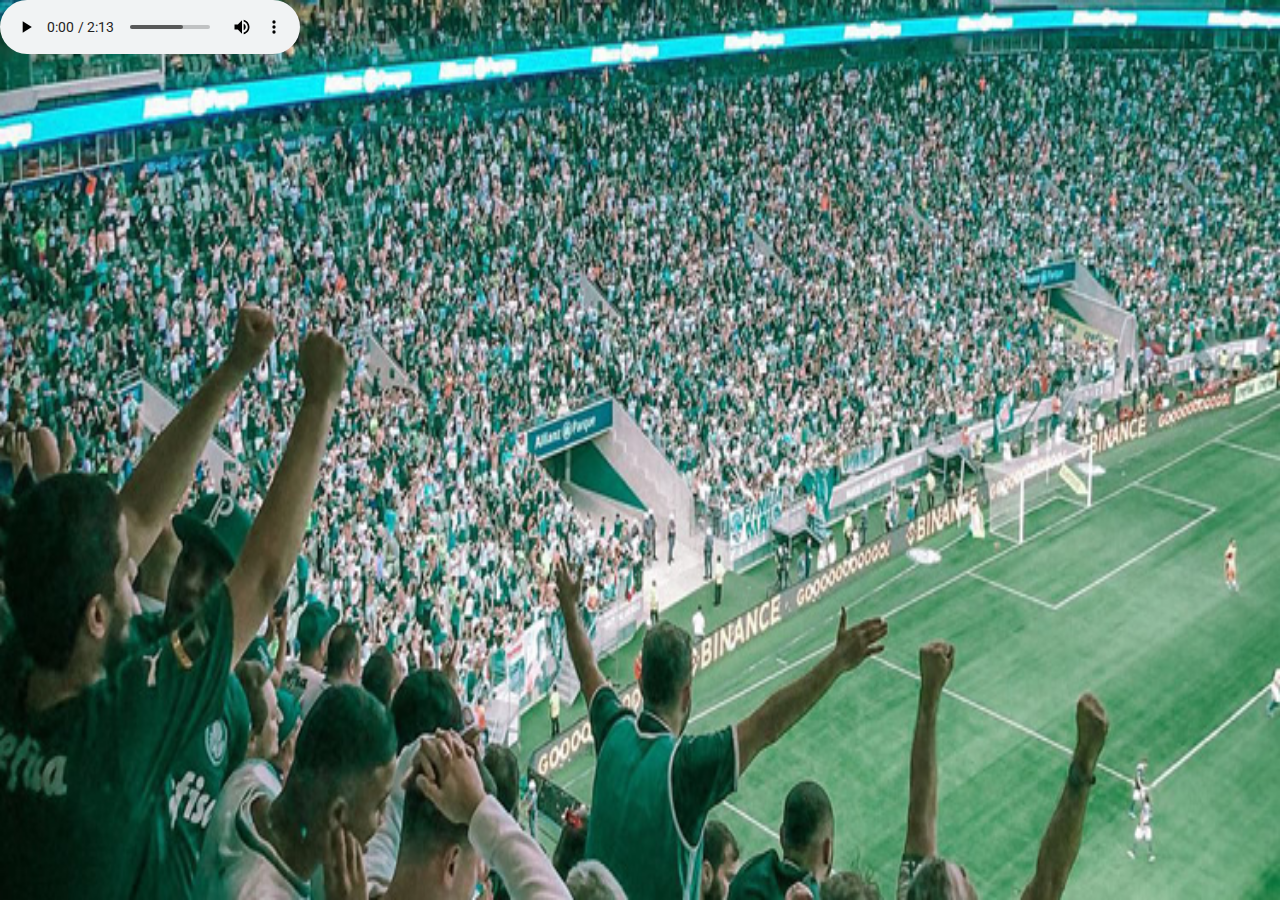
<file: index.html>
<!DOCTYPE html>
<html lang="en">
<head>
    <meta charset="UTF-8">
    <meta name="viewport" content="width=device-width, initial-scale=1.0">
    <title>CoraçãoVerdeBranco/Site</title>
    <link rel="stylesheet" href="i.css">
</head>
<body>
    <div class="aduio"><audio src="WhatsApp Audio 2025-05-10 at 01.05.48.mpeg" controls></audio></div>
</body>
</file>
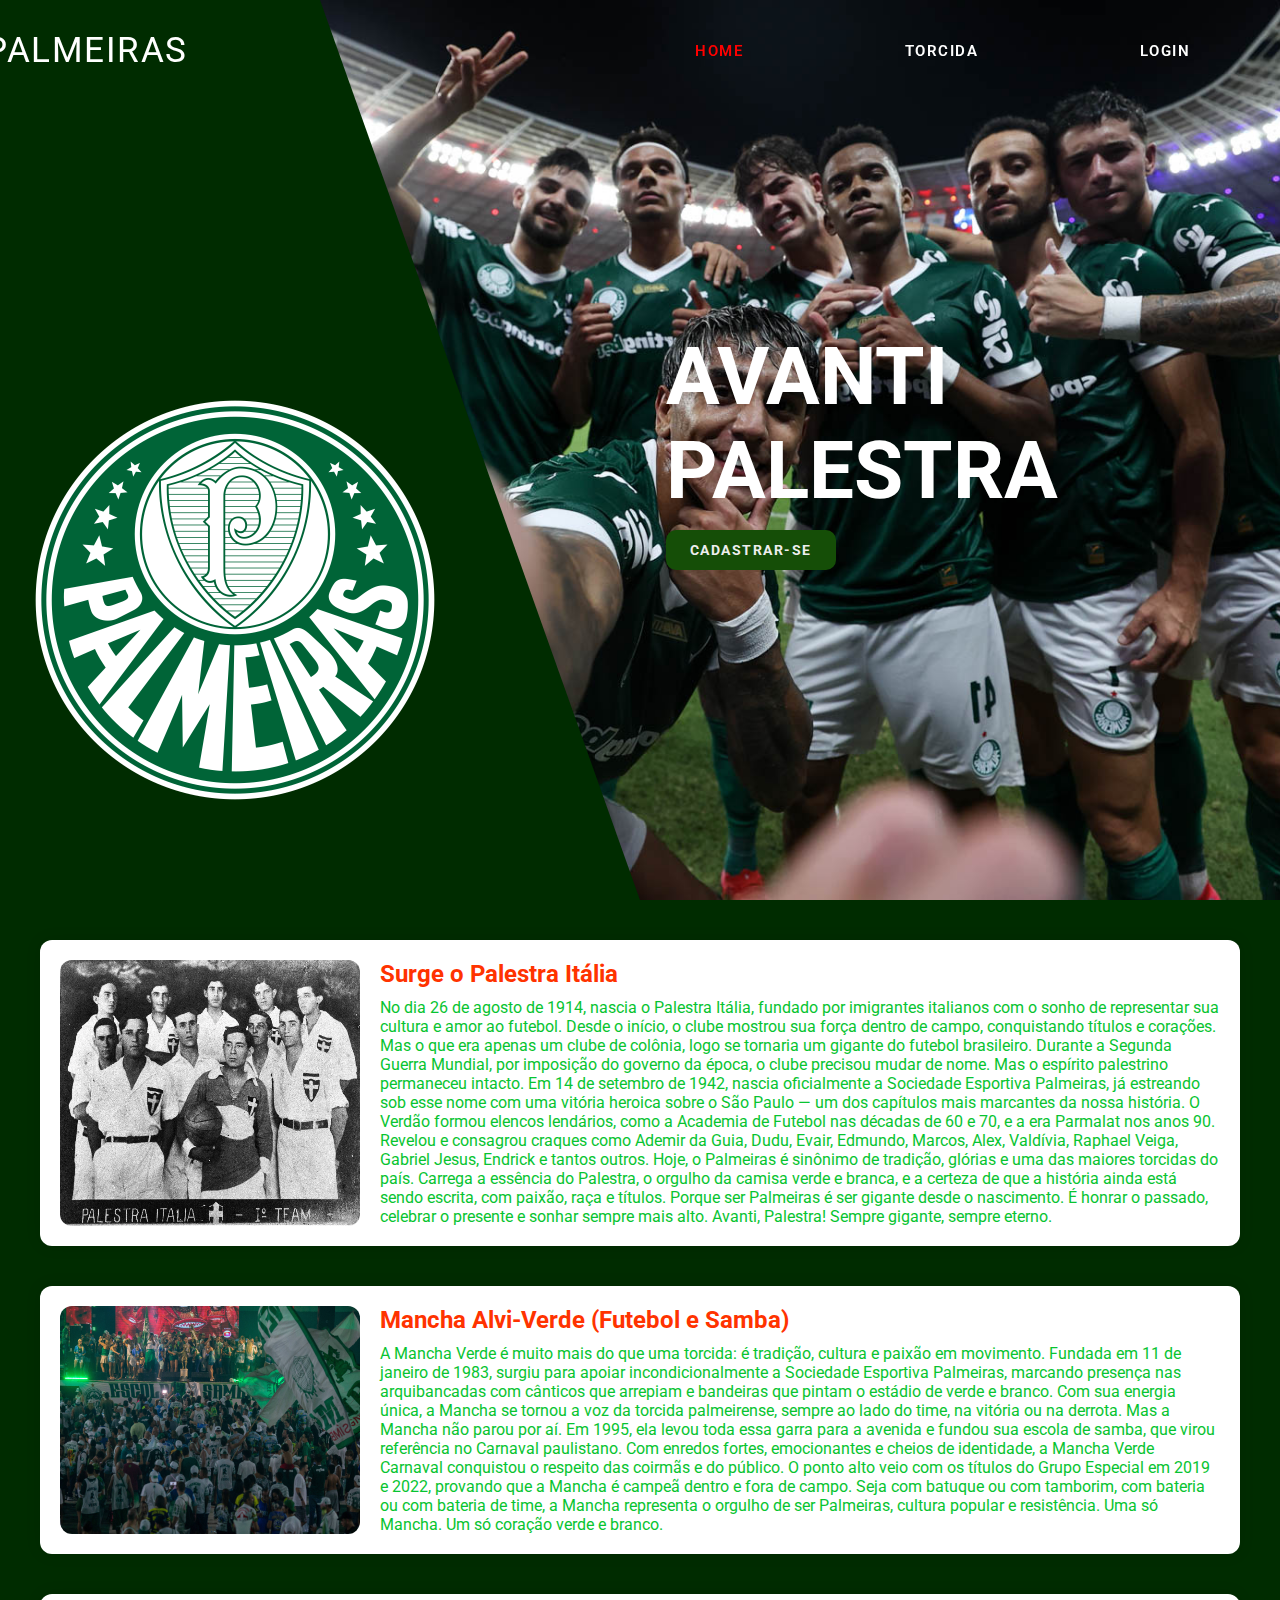
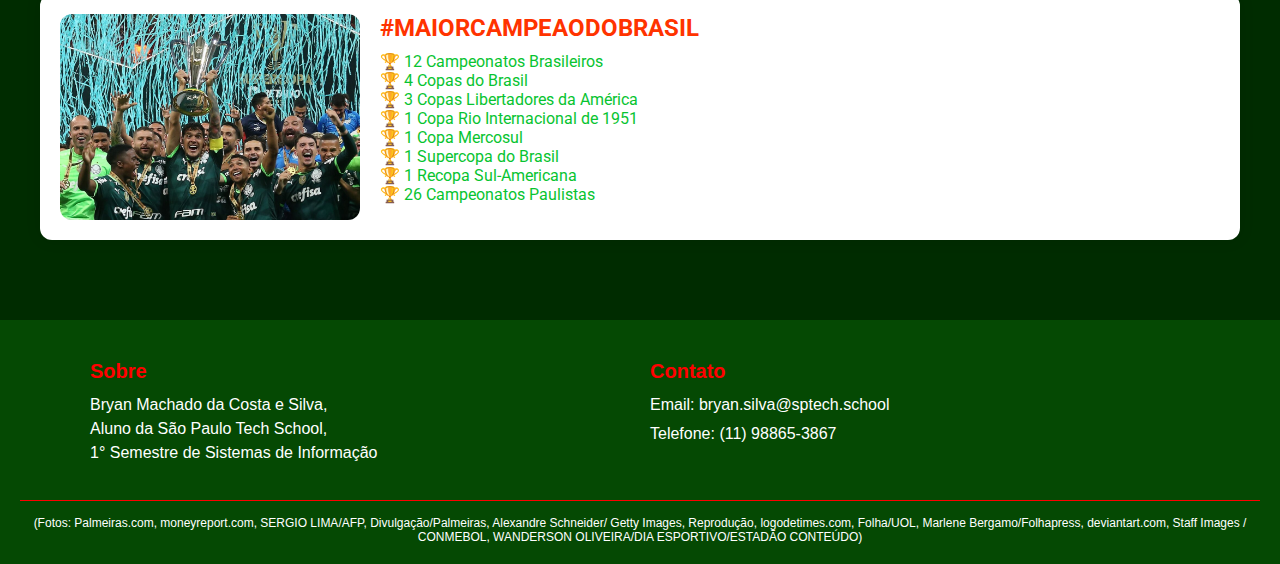
<file: public/index.html>
<!DOCTYPE html>
<html lang="pt-BR">

<head>
    <meta charset="UTF-8">
    <meta name="viewport" content="width=device-width, initial-scale=1.0">
    <title>Home/CoraçãoVerdeBranco</title>
    <link rel="stylesheet" href="marcao.css">
</head>

<body>
    <div class="nav">
        <div class="logo">
            S.E Palmeiras
        </div>
        <div class="menu">
            <ul>
            </ul>

        </div>
    </div>
    <div class="banner">
        <div class="banner-clip-path">
        </div>
        <div class="banner-txt">
            <h1>AVANTI PALESTRA</h1>
            <button><a href="cadastro.html">Cadastrar-Se</a></button>
        </div>
    </div>
    <section class="blog">
        <div class="blog-post">
            <img src="images/1914.webp" alt="Elenco de 1916">
            <div class="blog-text">
                <h2>Surge o Palestra Itália</h2>
                <p>No dia 26 de agosto de 1914, nascia o Palestra Itália, fundado por imigrantes italianos com o sonho
                    de representar sua cultura e amor ao futebol. Desde o início, o clube mostrou sua força dentro de
                    campo, conquistando títulos e corações. Mas o que era apenas um clube de colônia, logo se tornaria
                    um gigante do futebol brasileiro.

                    Durante a Segunda Guerra Mundial, por imposição do governo da época, o clube precisou mudar de nome.
                    Mas o espírito palestrino permaneceu intacto. Em 14 de setembro de 1942, nascia oficialmente a
                    Sociedade Esportiva Palmeiras, já estreando sob esse nome com uma vitória heroica sobre o São Paulo
                    — um dos capítulos mais marcantes da nossa história.

                    O Verdão formou elencos lendários, como a Academia de Futebol nas décadas de 60 e 70, e a era
                    Parmalat nos anos 90. Revelou e consagrou craques como Ademir da Guia, Dudu, Evair, Edmundo, Marcos,
                    Alex, Valdívia, Raphael Veiga, Gabriel Jesus, Endrick e tantos outros.

                    Hoje, o Palmeiras é sinônimo de tradição, glórias e uma das maiores torcidas do país. Carrega a
                    essência do Palestra, o orgulho da camisa verde e branca, e a certeza de que a história ainda está
                    sendo escrita, com paixão, raça e títulos.

                    Porque ser Palmeiras é ser gigante desde o nascimento. É honrar o passado, celebrar o presente e
                    sonhar sempre mais alto.

                    Avanti, Palestra! Sempre gigante, sempre eterno.</p>
            </div>
        </div>

        <div class="blog-post">
            <img src="images/manchav.jpg" alt="Imagem do post 2">
            <div class="blog-text">
                <h2>Mancha Alvi-Verde (Futebol e Samba)</h2>
                <p>
                    A Mancha Verde é muito mais do que uma torcida: é tradição, cultura e paixão em movimento. Fundada
                    em 11 de janeiro de 1983, surgiu para apoiar incondicionalmente a Sociedade Esportiva Palmeiras,
                    marcando presença nas arquibancadas com cânticos que arrepiam e bandeiras que pintam o estádio de
                    verde e branco. Com sua energia única, a Mancha se tornou a voz da torcida palmeirense, sempre ao
                    lado do time, na vitória ou na derrota.

                    Mas a Mancha não parou por aí.

                    Em 1995, ela levou toda essa garra para a avenida e fundou sua escola de samba, que virou referência
                    no Carnaval paulistano. Com enredos fortes, emocionantes e cheios de identidade, a Mancha Verde
                    Carnaval conquistou o respeito das coirmãs e do público. O ponto alto veio com os títulos do Grupo
                    Especial em 2019 e 2022, provando que a Mancha é campeã dentro e fora de campo.

                    Seja com batuque ou com tamborim, com bateria ou com bateria de time, a Mancha representa o orgulho
                    de ser Palmeiras, cultura popular e resistência. Uma só Mancha. Um só coração verde e branco.

                </p>
            </div>
        </div>

        <div class="blog-post">
            <img src="images/feliz.jpg" alt="Imagem do post 2">
            <div class="blog-text">
                <h2>#MAIORCAMPEAODOBRASIL</h2>
                <p>


                    🏆 12 Campeonatos Brasileiros<br>

                    🏆 4 Copas do Brasil<br>

                    🏆 3 Copas Libertadores da América<br>

                    🏆 1 Copa Rio Internacional de 1951<br>

                    🏆 1 Copa Mercosul<br>

                    🏆 1 Supercopa do Brasil<br>

                    🏆 1 Recopa Sul-Americana<br>

                    🏆 26 Campeonatos Paulistas<br>

                </p>
            </div>
        </div>
    </section>

</body>
<footer>
    <div class="footer-container">
        <div class="footer-section">
            <h3>Sobre</h3>
            <p>Bryan Machado da Costa e Silva,<br>Aluno da São Paulo Tech School,<br>1° Semestre de Sistemas de
                Informação</p>
        </div>
        <div class="footer-section">
            <h3>Contato</h3>
            <p>Email: bryan.silva@sptech.school</p>
            <p>Telefone: (11) 98865-3867</p>
        </div>
    </div>
    <div class="footer-bottom">
        (Fotos: Palmeiras.com, moneyreport.com, SERGIO LIMA/AFP, Divulgação/Palmeiras, Alexandre Schneider/ Getty
        Images, Reprodução, logodetimes.com, Folha/UOL, Marlene Bergamo/Folhapress, deviantart.com, Staff Images /
        CONMEBOL, WANDERSON OLIVEIRA/DIA ESPORTIVO/ESTADÃO CONTEÚDO)
    </div>
</footer>

</html>
<script>
    // --- LÓGICA DO MENU DE NAVEGAÇÃO DINÂMICO ---
    window.addEventListener("DOMContentLoaded", () => {
        // Verifica se o ID do usuário está no localStorage para determinar se está logado
        const usuarioLogado = localStorage.getItem("ID_USUARIO") !== null; // Verifica a chave correta

        const menu = document.querySelector(".menu ul");
        menu.innerHTML = ''; // Limpa o menu existente antes de preencher

        if (usuarioLogado) {
            // Se o usuário está logado, mostra Home, Sobre, Quiz, Dashboard e Sair
            menu.innerHTML = `
                <li><a href="index.html" class="active">Home</a></li>
                <li><a href="sobre.html">Torcida</a></li>
                <li><a href="quiz.html">Quiz</a></li>
                <li><a href="dash.html">Dashboard</a></li>
                <li><a href="#" onclick="logout()">Sair</a></li>
            `;
        } else {
            // Se não está logado, mostra Home, Sobre e Login
            menu.innerHTML = `
                <li><a href="index.html" class="active">Home</a></li>
                <li><a href="sobre.html">Torcida</a></li>
                <li><a href="login.html">Login</a></li>
            `;
        }
    });

    // --- FUNÇÃO DE LOGOUT ---
    function logout() {
        // Remove todas as chaves relacionadas ao usuário do localStorage
        localStorage.removeItem("ID_USUARIO");
        localStorage.removeItem("NOME_USUARIO");
        localStorage.removeItem("EMAIL_USUARIO");
        localStorage.removeItem("usuarioLogado"); // Para garantir a limpeza completa

        window.location.href = "index.html"; // Redireciona para a página inicial
    }
</script>
</file>
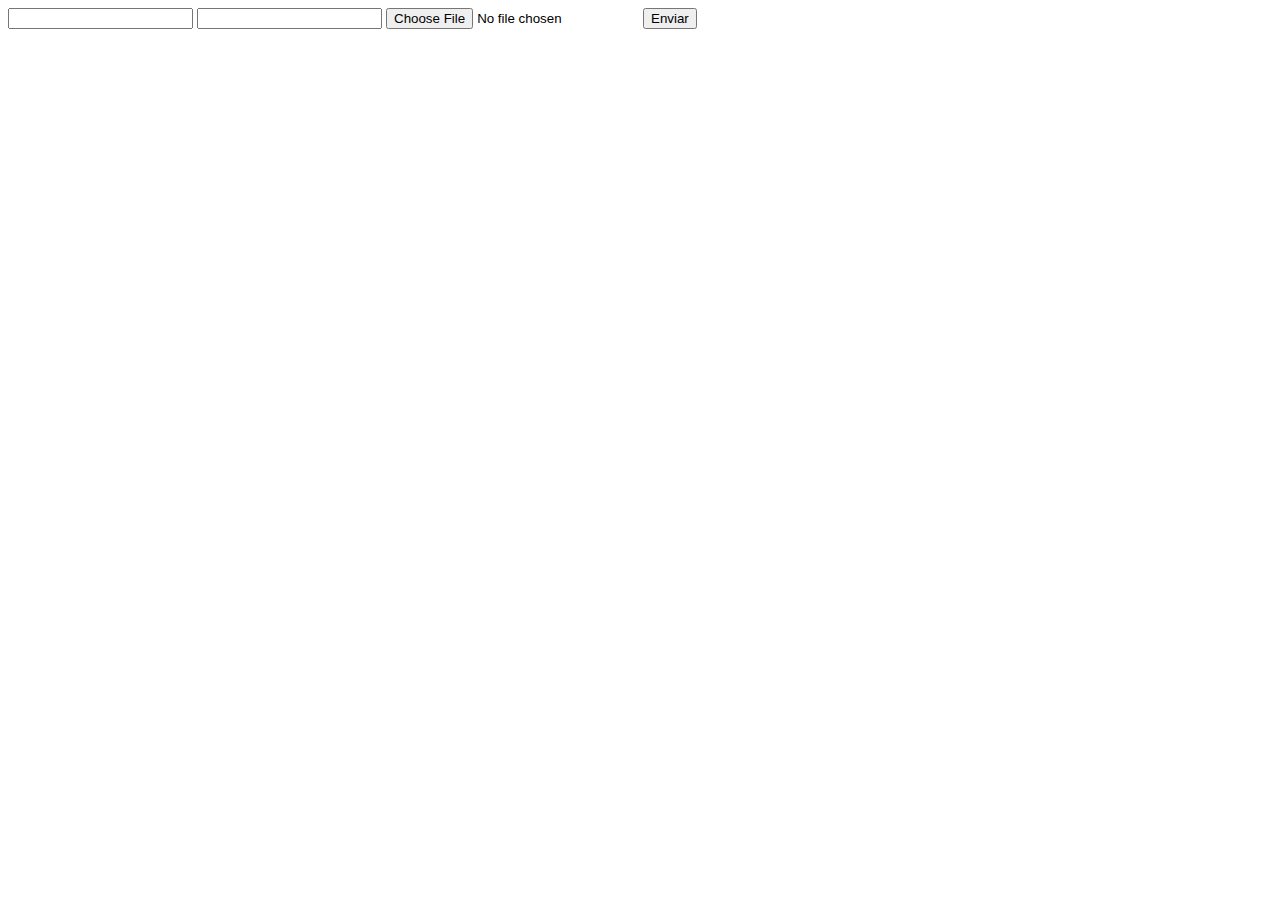
<file: DOCUMENTOS_DE_APOIO/exemplo_de_upload_de_arquivo/public/index.html>
<!DOCTYPE html>
<html lang="en">

<head>
  <meta charset="UTF-8">
  <meta http-equiv="X-UA-Compatible" content="IE=edge">
  <meta name="viewport" content="width=device-width, initial-scale=1.0">
  <title>Upload</title>
</head>

<body>

  <div>
    <input name="nome" id="nome" type="text" />
    <input name="email" id="email" type="url" />
    <input name="foto" id="foto" type="file" />
    <button onclick="enviar()">Enviar</button>
  </div>

  <div id="container"></div>
</body>

</html>

<script>
  function enviar() {
    const formData = new FormData();
    formData.append('foto', foto.files[0])
    formData.append('nome', nome.value)
    formData.append('email', email.value)

    fetch("/usuarios/cadastro", {
      method: "POST",
      body: formData
    })
      .then(res => {
        window.location = "./perfil.html"
      })
      .catch(err => {
        console.log(err);
      })
  }
</script>
</file>
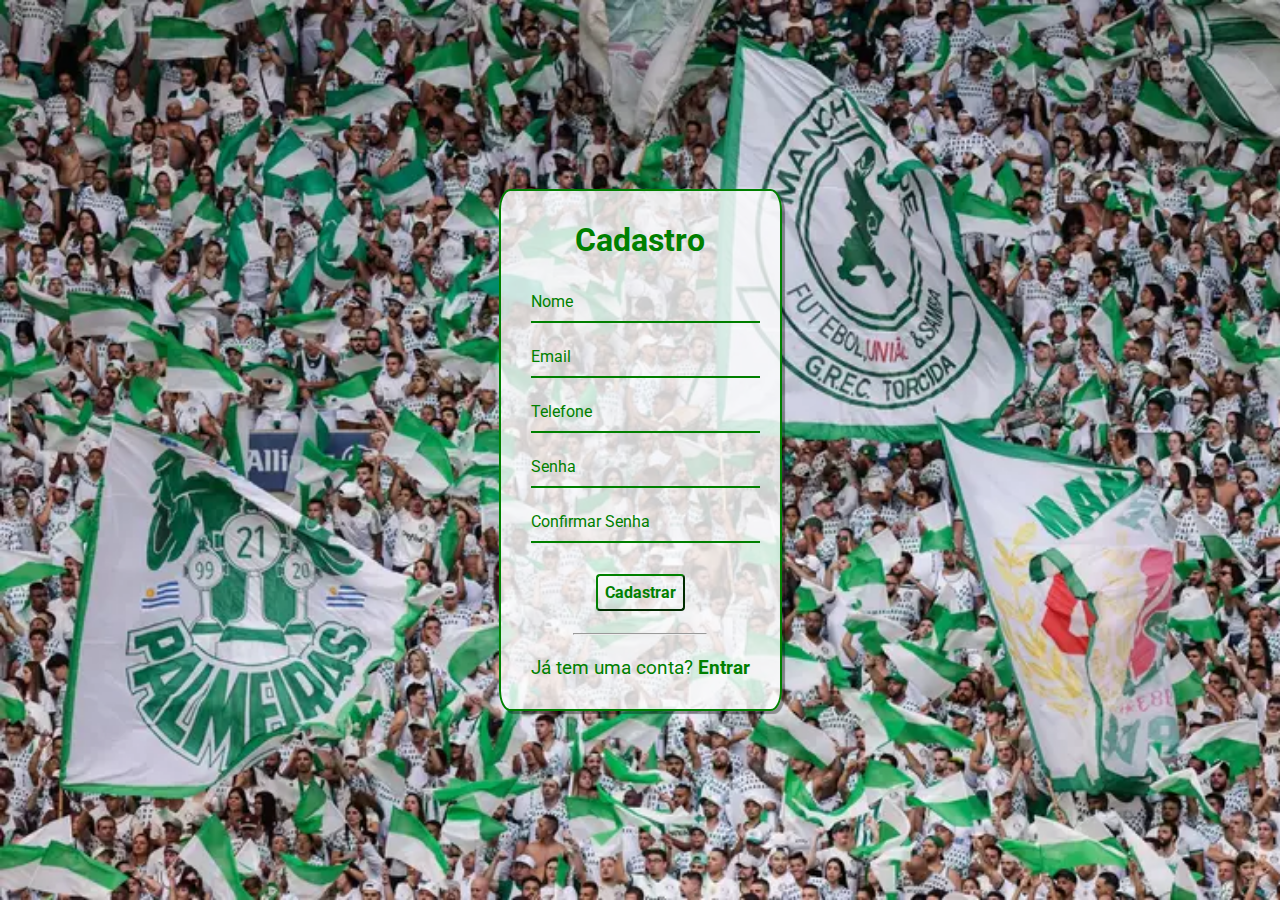
<file: cadastro.html>
<!DOCTYPE html>
<html lang="en">

<head>
    <meta charset="UTF-8">
    <meta name="viewport" content="width=device-width, initial-scale=1.0">
    <title>CoraçãoVerdeBranco/Login</title>
    <link rel="stylesheet" href="style.css">
</head>

<body>
  <div class="container">
    <div class="card">
        <h1>Cadastro</h1>
        <div class="form-group">
            <div class="label-float">
                <input type="text" id="nome" placeholder="">
                <label for="nome">Nome</label>
            </div>
            <div class="label-float">
                <input type="email" id="email" placeholder="">
                <label for="email">Email</label>
            </div>
            <div class="label-float">
                <input type="tel" id="telefone" placeholder="">
                <label for="telefone">Telefone</label>
            </div>
            <div class="label-float">
                <input type="password" id="senha" placeholder="">
                <label for="senha">Senha</label>
            </div>
            <div class="label-float">
                <input type="password" id="confirmarSenha" placeholder="">
                <label for="confirmarSenha">Confirmar Senha</label>
            </div>
        </div>
        <div class="justify-center">
            <button>Cadastrar</button>
        </div>
        <div class="justify-center">
            <hr>
        </div>
        <p>Já tem uma conta?<a href="login.html"> Entrar</a></p>
    </div>
</div>

</body>

</html>
</file>
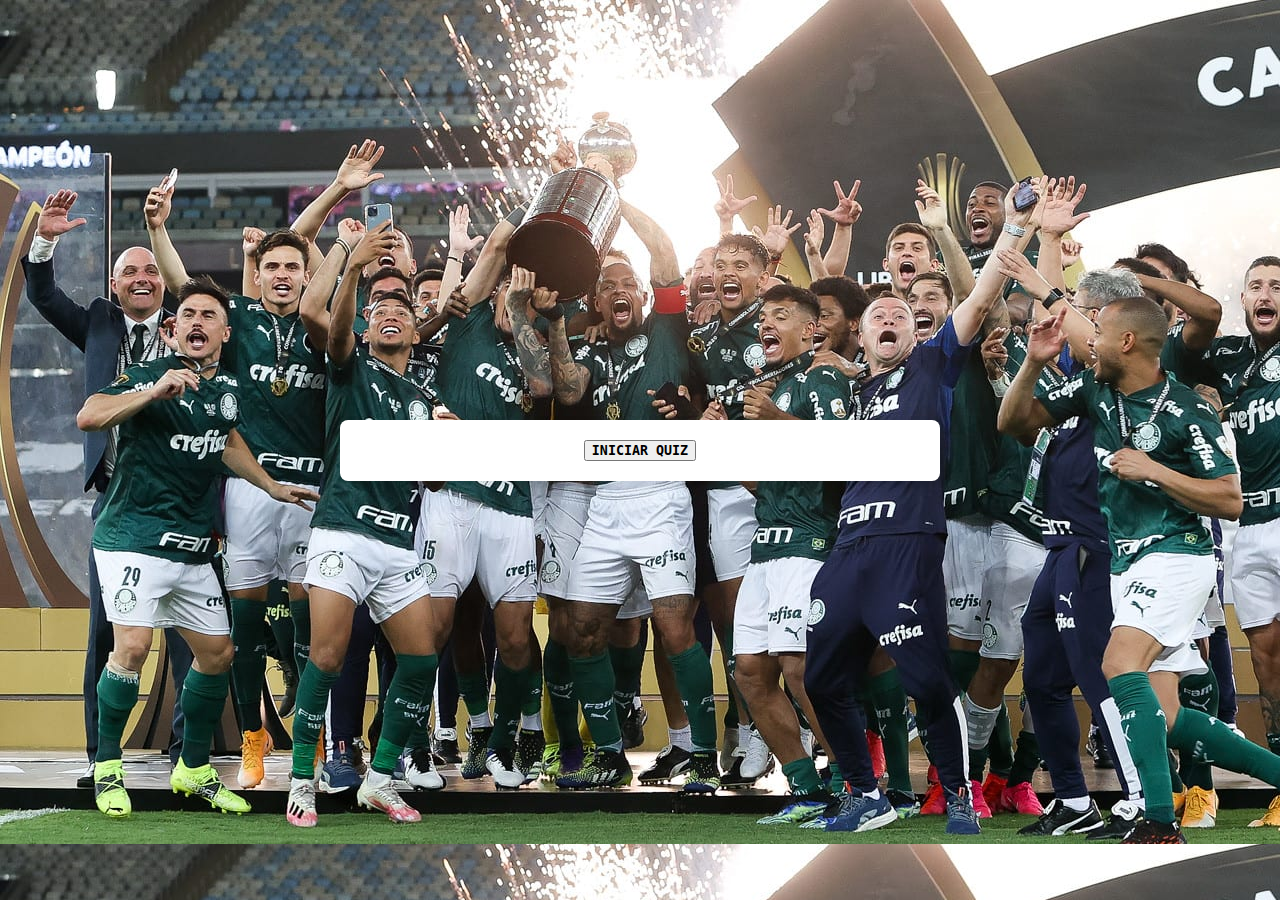
<file: quiz.html>
<!DOCTYPE html>
<html lang="en">

<head>
    <meta charset="UTF-8">
    <meta name="viewport" content="width=device-width, initial-scale=1.0">
    <title>Exemplo - Quiz</title>
    <link rel="stylesheet" href="quiztyle.css">
</head>


<body onload="onloadEsconder()">
    <div id="pontuacaoEJogo">
        <button id="btnIniciarQuiz" onclick="iniciarQuiz()">INICIAR QUIZ</button>
        <div id="pontuacao" class="flex-colunar width-fit-content border-primary">
            <div id="pontuacaoDuranteJogo" class="flex-colunar padding-8" style="display: none;">
                <span class="width-fit-content">Quantidade de acertos: <span id="spanCertas"></span></span>
                <span class="width-fit-content">Quantidade de erros: <span id="spanErradas"></span></span>
            </div>
            <div id="pontuacaoFinalJogo" class="flex-colunar padding-8" style="display: none;">
                <span id="pontuacaoFinal" class="width-fit-content">Pontuação Final:
                    <span id="spanPontuacaoFinal">***</span>
                </span>
                <span id="msgFinal" class="width-fit-content">***</span>
            </div>
        </div>
        

        <div id="jogo" class="width-fit-content flex-colunar border-secondary">

            <div id="infoQuestao" class="padding-8">
                <span>Questão atual: <span id="spanNumeroDaQuestaoAtual"></span> de <span id="qtdQuestoes"></span>
                    questões.</span>
            </div>

            <div id="perguntaDaQuestaoAtual" class="padding-8">
                <span id="spanQuestaoExibida" class="text-bold"></span>
            </div>

            <div id="infoAlternativas" class="padding-8">
                <span><em>Escolha uma opção dentre as abaixo:</em></span>
            </div>

            <div id="opcoes" class="flex-colunar padding-8">
                <span>
                    <input type="radio" id="primeiraOpcao" name="option" class="radio" value="alternativaA" />
                    <label for="primeiraOpcao" class="option" id="labelOpcaoUm"></label>
                </span>
                <span>
                    <input type="radio" id="segundaOpcao" name="option" class="radio" value="alternativaB" />
                    <label for="segundaOpcao" class="option" id="labelOpcaoDois"></label>
                </span>
                <span>
                    <input type="radio" id="terceiraOpcao" name="option" class="radio" value="alternativaC" />
                    <label for="terceiraOpcao" class="option" id="labelOpcaoTres"></label>
                </span>
                <span>
                    <input type="radio" id="quartaOpcao" name="option" class="radio" value="alternativaD" />
                    <label for="quartaOpcao" class="option" id="labelOpcaoQuatro"></label>
                </span>
            </div>

            <div id="botoes" class="flex-colunar padding-8">
                <button onclick="submeter()" id="btnSubmeter">Submeter resposta</button>
                <button onclick="avancar()" id="btnProx" disabled>Avançar para próxima questão</button>
                <button onclick="tentarNovamente()" id="btnTentarNovamente" disabled>Tentar novamente</button>
            </div>

        </div>
    </div>
</body>

</html>
<script>
    const listaDeQuestoes = [
    {
        pergunta: "Quem é o maior artilheiro da história do Palmeiras?",
        alternativaA: "Jair Rosa Pinto",
        alternativaB: "Luizão",
        alternativaC: "Edu",
        alternativaD: "Fernando Prass",
        alternativaCorreta: "alternativaA"
    },
    {
        pergunta: "Em que ano o Palmeiras foi fundado?",
        alternativaA: "1914",
        alternativaB: "1912",
        alternativaC: "1900",
        alternativaD: "1910",
        alternativaCorreta: "alternativaB"
    },
    {
        pergunta: "Quantos títulos do Campeonato Brasileiro o Palmeiras possui?",
        alternativaA: "8",
        alternativaB: "10",
        alternativaC: "11",
        alternativaD: "11",
        alternativaCorreta: "alternativaD"
    },
    {
        pergunta: "Quem foi o técnico do Palmeiras na conquista da Copa do Brasil de 1998?",
        alternativaA: "Felipão",
        alternativaB: "Cuca",
        alternativaC: "Vanderlei Luxemburgo",
        alternativaD: "Oswaldo de Oliveira",
        alternativaCorreta: "alternativaC"
    },
    {
        pergunta: "Em qual estádio o Palmeiras manda seus jogos?",
        alternativaA: "Estádio do Morumbi",
        alternativaB: "Arena da Baixada",
        alternativaC: "Arena Palmeiras",
        alternativaD: "Pacaembu",
        alternativaCorreta: "alternativaC"
    },
    {
        pergunta: "Quem é o maior ídolo da história do Palmeiras?",
        alternativaA: "Edmundo",
        alternativaB: "Djalma Santos",
        alternativaC: "Cesar Maluco",
        alternativaD: "Marcos",
        alternativaCorreta: "alternativaD"
    },
    {
        pergunta: "Quem foi o maior artilheiro do Palmeiras no Campeonato Paulista?",
        alternativaA: "Rivaldo",
        alternativaB: "Evair",
        alternativaC: "Felipão",
        alternativaD: "São Marcos",
        alternativaCorreta: "alternativaB"
    },
    {
        pergunta: "Qual é o maior rival do Palmeiras?",
        alternativaA: "São Paulo",
        alternativaB: "Santos",
        alternativaC: "Flamengo",
        alternativaD: "Corinthians",
        alternativaCorreta: "alternativaD"
    },
    {
        pergunta: "Qual o nome do torcedor do Palmeiras que ficou famoso por sua relação com o time?",
        alternativaA: "Palmeirense do coração",
        alternativaB: "Palmeiras campeão",
        alternativaC: "Palestrino",
        alternativaD: "Porco",
        alternativaCorreta: "alternativaC"
    },
    {
        pergunta: "Quantos títulos da Copa Libertadores o Palmeiras tem?",
        alternativaA: "2",
        alternativaB: "3",
        alternativaC: "4",
        alternativaD: "5",
        alternativaCorreta: "alternativaA"
    },
    {
        pergunta: "Em qual ano o Palmeiras venceu sua primeira Copa do Mundo de Clubes?",
        alternativaA: "2000",
        alternativaB: "2006",
        alternativaC: "2010",
        alternativaD: "2020",
        alternativaCorreta: "alternativaA"
    },
    {
        pergunta: "Qual o nome da torcida organizada mais famosa do Palmeiras?",
        alternativaA: "Mancha Verde",
        alternativaB: "Gaviões da Fiel",
        alternativaC: "Torcida Jovem",
        alternativaD: "Imperio Serrano",
        alternativaCorreta: "alternativaA"
    },
    {
        pergunta: "Quem foi o jogador que mais vezes vestiu a camisa do Palmeiras?",
        alternativaA: "São Marcos",
        alternativaB: "César Maluco",
        alternativaC: "Juninho Paulista",
        alternativaD: "Cleyton",
        alternativaCorreta: "alternativaA"
    },
    {
        pergunta: "Quem foi o primeiro jogador do Palmeiras a vencer a Bola de Ouro da FIFA?",
        alternativaA: "Edmundo",
        alternativaB: "Djalma Santos",
        alternativaC: "Jair Rosa Pinto",
        alternativaD: "Marcos",
        alternativaCorreta: "alternativaB"
    },
    {
        pergunta: "Qual o nome do maior título conquistado pelo Palmeiras?",
        alternativaA: "Copa do Brasil",
        alternativaB: "Campeonato Paulista",
        alternativaC: "Copa Libertadores",
        alternativaD: "Copa América",
        alternativaCorreta: "alternativaC"
    }
];

    let numeroDaQuestaoAtual = 0
    let pontuacaoFinal = 0
    let tentativaIncorreta = 0
    let certas = 0
    let erradas = 0
    let quantidadeDeQuestoes = listaDeQuestoes.length

    function onloadEsconder() {
        document.getElementById('pontuacao').style.display = "none"
        document.getElementById('jogo').style.display = "none"
    }

    function iniciarQuiz() {
        document.getElementById('pontuacao').style.display = "flex"
        document.getElementById('jogo').style.display = "flex"
        document.getElementById('btnIniciarQuiz').style.display = "none"

        document.getElementById('qtdQuestoes').innerHTML = quantidadeDeQuestoes

        preencherHTMLcomQuestaoAtual(0)

        btnSubmeter.disabled = false
        btnProx.disabled = true
        btnTentarNovamente.disabled = true
    }

    function preencherHTMLcomQuestaoAtual(index) {
        habilitarAlternativas(true)
        const questaoAtual = listaDeQuestoes[index]
        numeroDaQuestaoAtual = index
        console.log("questaoAtual")
        console.log(questaoAtual)
        document.getElementById("spanNumeroDaQuestaoAtual").innerHTML = Number(index) + 1
        document.getElementById("spanQuestaoExibida").innerHTML = questaoAtual.pergunta;
        document.getElementById("labelOpcaoUm").innerHTML = questaoAtual.alternativaA;
        document.getElementById("labelOpcaoDois").innerHTML = questaoAtual.alternativaB;
        document.getElementById("labelOpcaoTres").innerHTML = questaoAtual.alternativaC;
        document.getElementById("labelOpcaoQuatro").innerHTML = questaoAtual.alternativaD;
    }

    function submeter() {
        const options = document.getElementsByName("option");

        let hasChecked = false
        for (let i = 0; i < options.length; i++) {
            if (options[i].checked) {
                hasChecked = true
                break
            }
        }

        if (!hasChecked) {
            alert("Não há alternativas escolhidas. Escolha uma opção.")
        } else {
            btnSubmeter.disabled = true
            btnProx.disabled = false

            habilitarAlternativas(false)

            checarResposta()
        }
    }

    function habilitarAlternativas(trueOrFalse) {
        let opcaoEscolhida = trueOrFalse ? false : true

        primeiraOpcao.disabled = opcaoEscolhida
        segundaOpcao.disabled = opcaoEscolhida
        terceiraOpcao.disabled = opcaoEscolhida
        quartaOpcao.disabled = opcaoEscolhida

    }

    function avancar() {
        btnProx.disabled = true
        btnSubmeter.disabled = false

        desmarcarRadioButtons()

        if (numeroDaQuestaoAtual < quantidadeDeQuestoes - 1) {
            preencherHTMLcomQuestaoAtual(numeroDaQuestaoAtual)
        } else if (numeroDaQuestaoAtual == quantidadeDeQuestoes - 1) {
            alert("Atenção... a próxima é a ultima questão!")
            preencherHTMLcomQuestaoAtual(numeroDaQuestaoAtual)
        } else {
            finalizarJogo()
        }
        limparCoresBackgroundOpcoes()
    }

    function tentarNovamente() {

        window.location.reload()
    }

    function checarResposta() {
        const questaoAtual = listaDeQuestoes[numeroDaQuestaoAtual] 
        const respostaQuestaoAtual = questaoAtual.alternativaCorreta 

        const options = document.getElementsByName("option");

        let alternativaCorreta = null 

        options.forEach((option) => {
            if (option.value === respostaQuestaoAtual) {
                console.log("alternativaCorreta está no componente: " + alternativaCorreta)
                alternativaCorreta = option.labels[0].id
            }
        })

        options.forEach((option) => {
            if (option.checked === true && option.value === respostaQuestaoAtual) {
                document.getElementById(alternativaCorreta).classList.add("text-success-with-bg")
                pontuacaoFinal++
                certas++
                document.getElementById("spanCertas").innerHTML = certas
                numeroDaQuestaoAtual++
            } else if (option.checked && option.value !== respostaQuestaoAtual) {
                const wrongLabelId = option.labels[0].id

                document.getElementById(wrongLabelId).classList.add("text-danger-with-bg")
                document.getElementById(alternativaCorreta).classList.add("text-success-with-bg")
                tentativaIncorreta++
                erradas++
                document.getElementById("spanErradas").innerHTML = erradas
                numeroDaQuestaoAtual++
            }
        })
    }

    function limparCoresBackgroundOpcoes() {
        const options = document.getElementsByName("option");
        options.forEach((option) => {
            document.getElementById(option.labels[0].id).classList.remove("text-danger-with-bg")
            document.getElementById(option.labels[0].id).classList.remove("text-success-with-bg")
        })
    }

    function desmarcarRadioButtons() {
        const options = document.getElementsByName("option");
        for (let i = 0; i < options.length; i++) {
            options[i].checked = false;
        }
    }

    function finalizarJogo() {
    let textoParaMensagemFinal = null
    let classComCoresParaMensagemFinal = null
    const porcentagemFinalDeAcertos = pontuacaoFinal / quantidadeDeQuestoes

    document.getElementById('pontuacaoDuranteJogo').style.display = "none";

    document.getElementById('pontuacaoFinalJogo').style.display = "flex";

    if (porcentagemFinalDeAcertos <= 0.3) {
        textoParaMensagemFinal = "Parece que você não estudou..."
        classComCoresParaMensagemFinal = "text-danger-with-bg"
    }
    else if (porcentagemFinalDeAcertos > 0.3 && porcentagemFinalDeAcertos < 0.9) {
        textoParaMensagemFinal = "Pode melhorar na próxima, hein!"
        classComCoresParaMensagemFinal = "text-warning-with-bg"
    }
    else if (porcentagemFinalDeAcertos >= 0.9) {
        textoParaMensagemFinal = "Uau, parabéns!"
        classComCoresParaMensagemFinal = "text-success-with-bg"
    }

    textoParaMensagemFinal += "<br> Você acertou " + Math.round((porcentagemFinalDeAcertos)*100) + "% das questões."

    document.getElementById('msgFinal').innerHTML = textoParaMensagemFinal
    document.getElementById('msgFinal').classList.add(classComCoresParaMensagemFinal)
    document.getElementById('spanPontuacaoFinal').innerHTML = pontuacaoFinal

    document.getElementById('jogo').classList.add("text-new-gray")

    btnProx.disabled = true
    btnSubmeter.disabled = true
    btnTentarNovamente.disabled = false
}

</script>
</file>
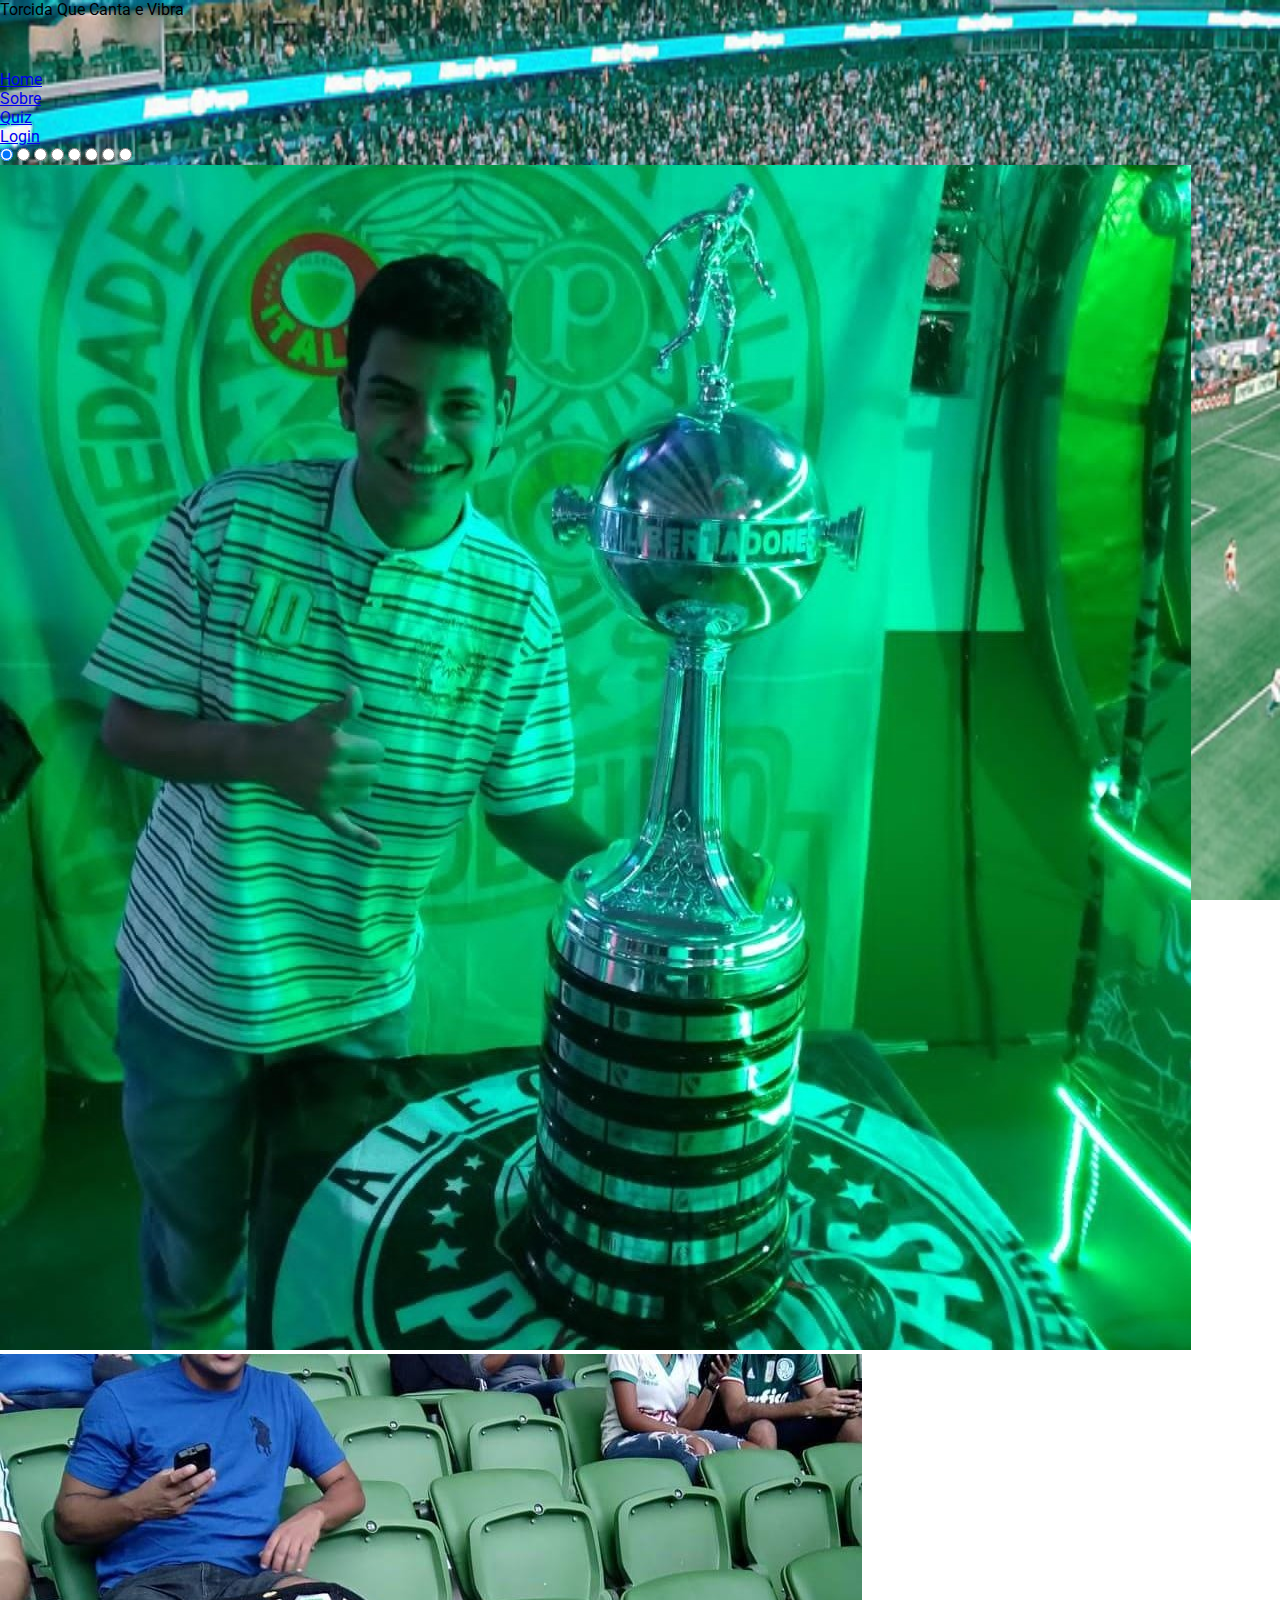
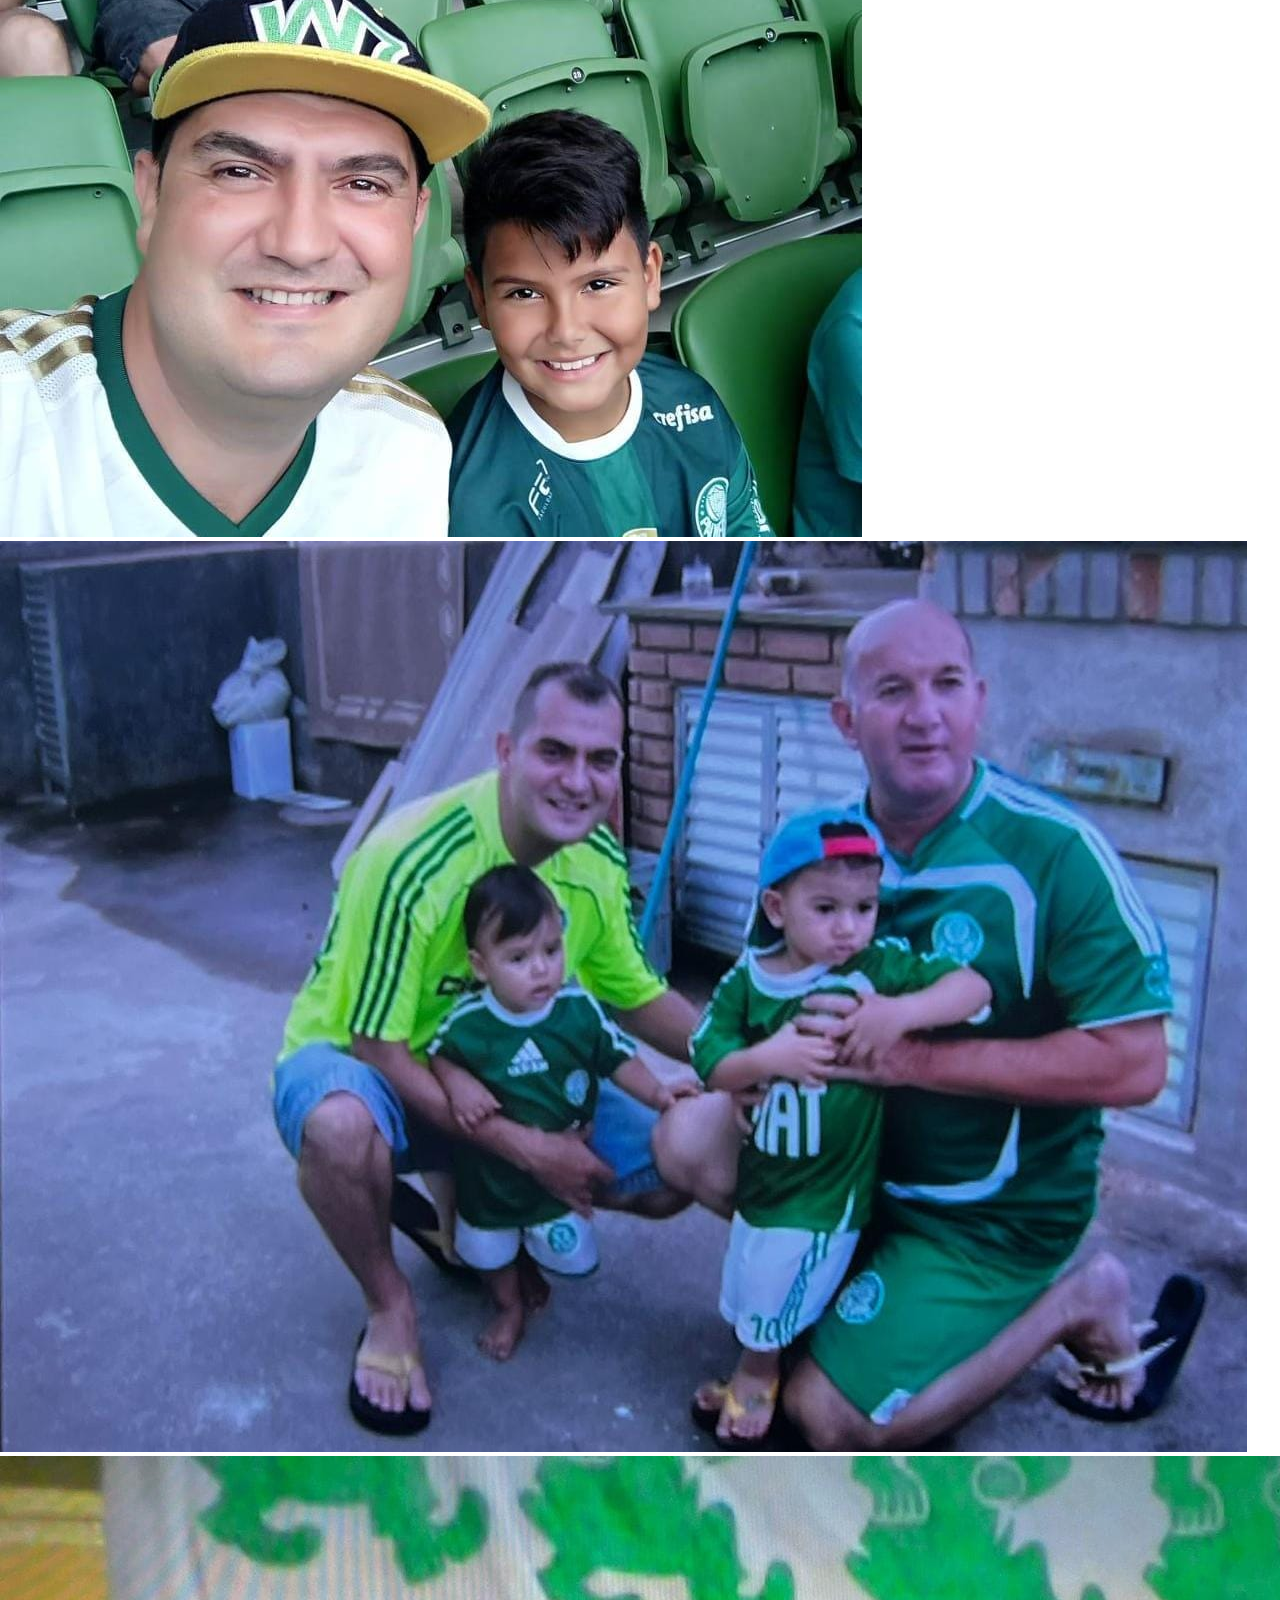
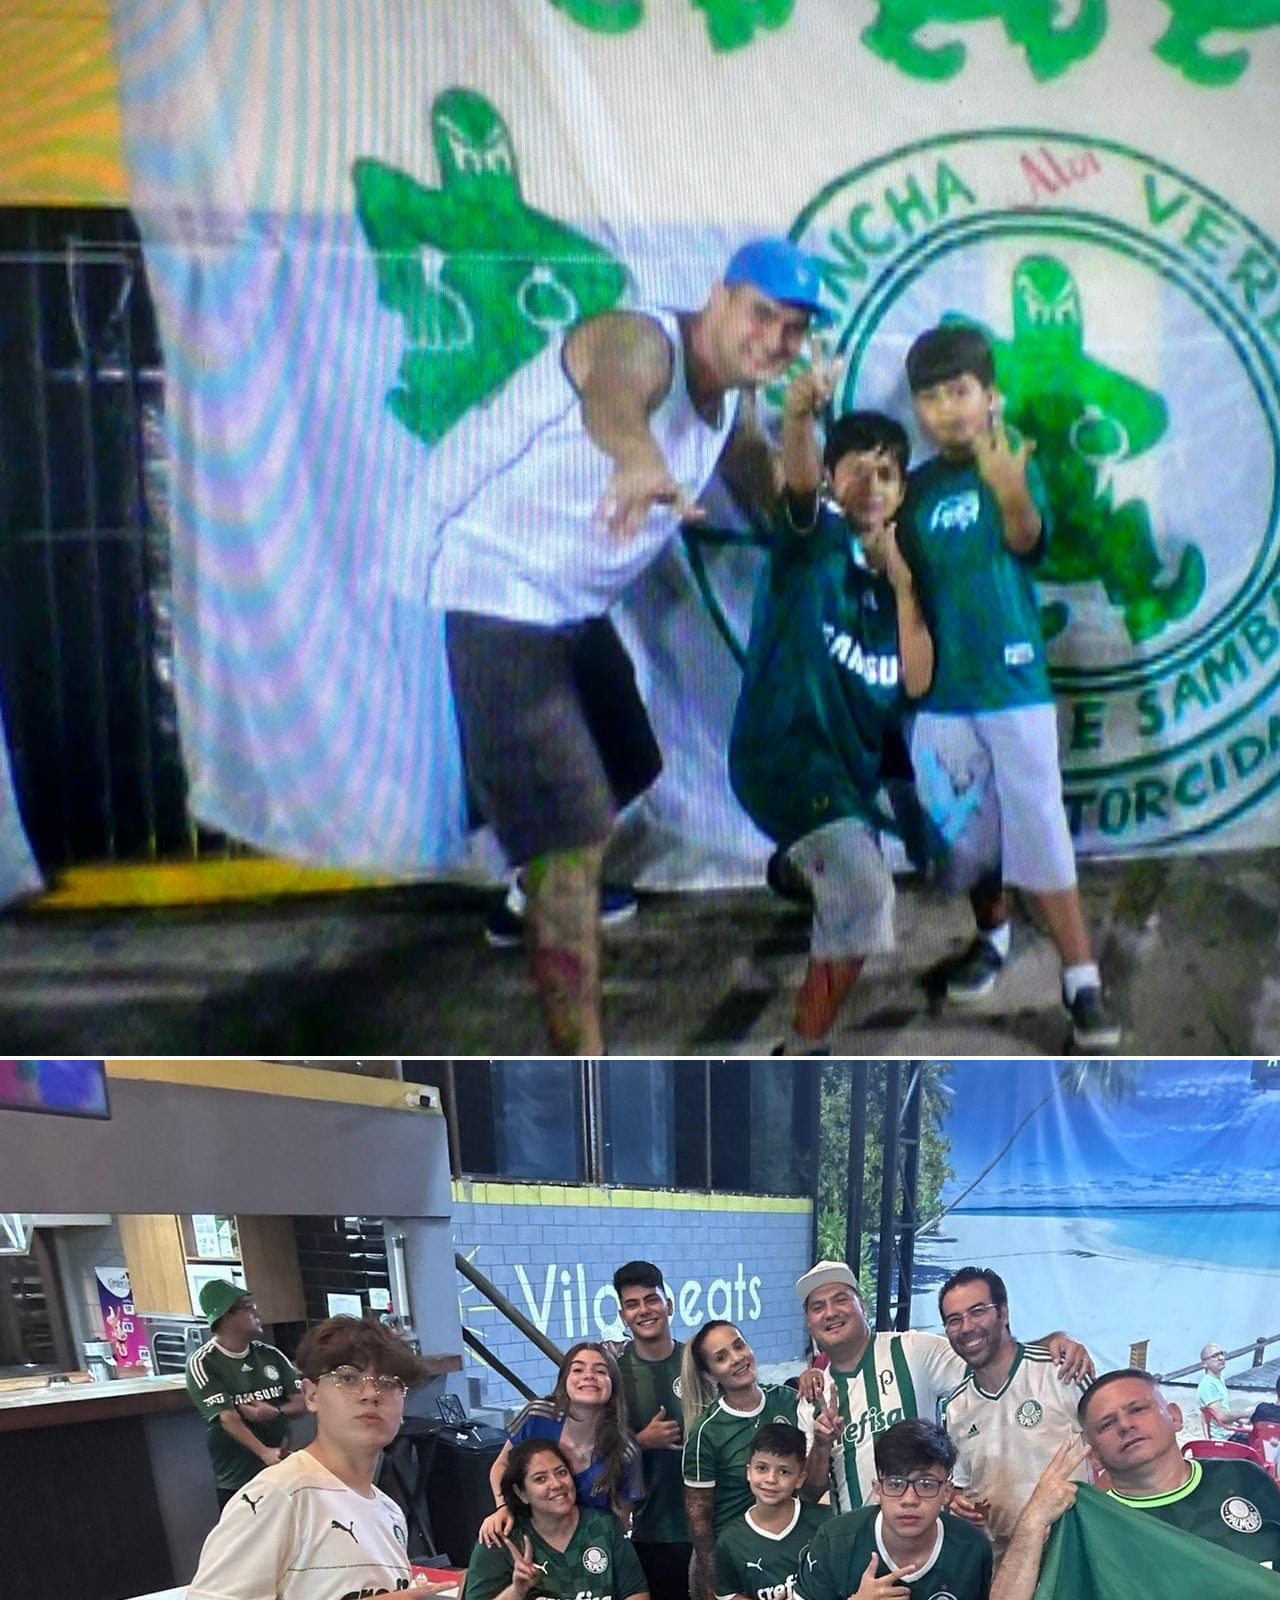
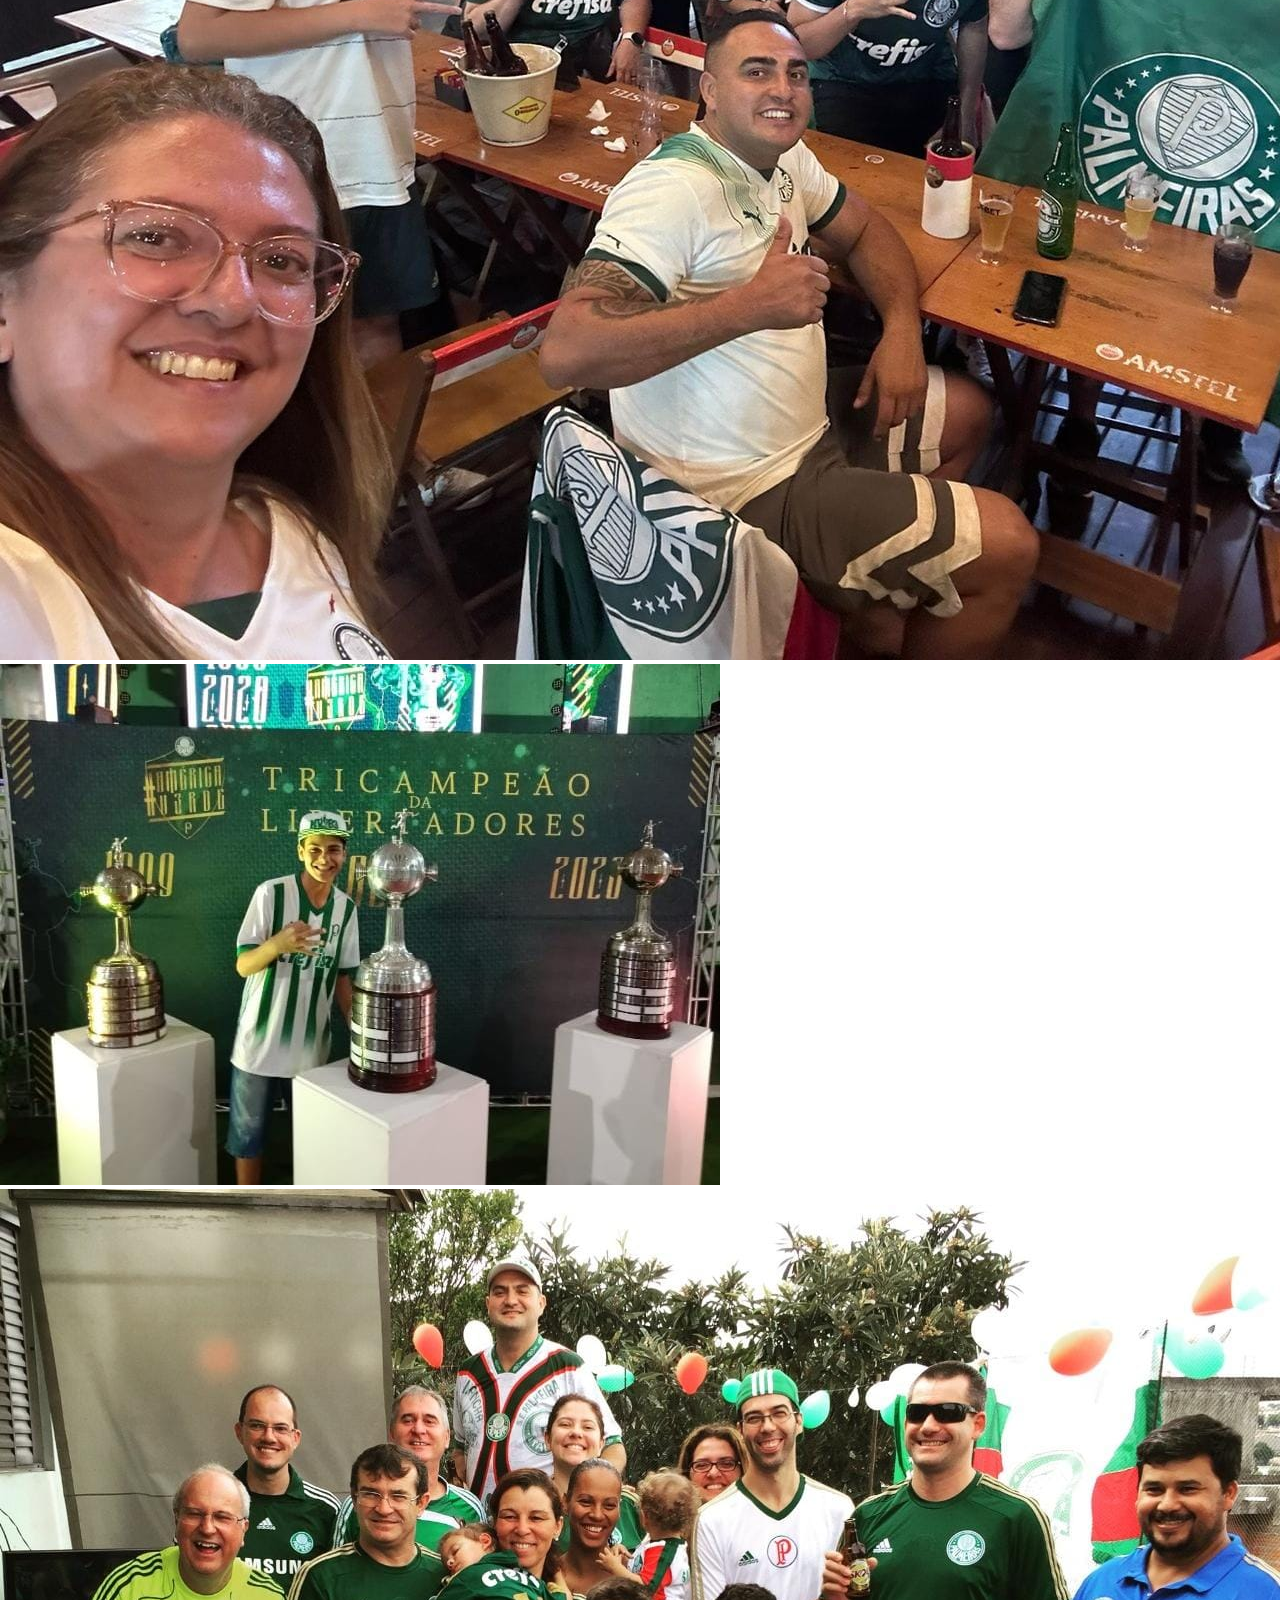
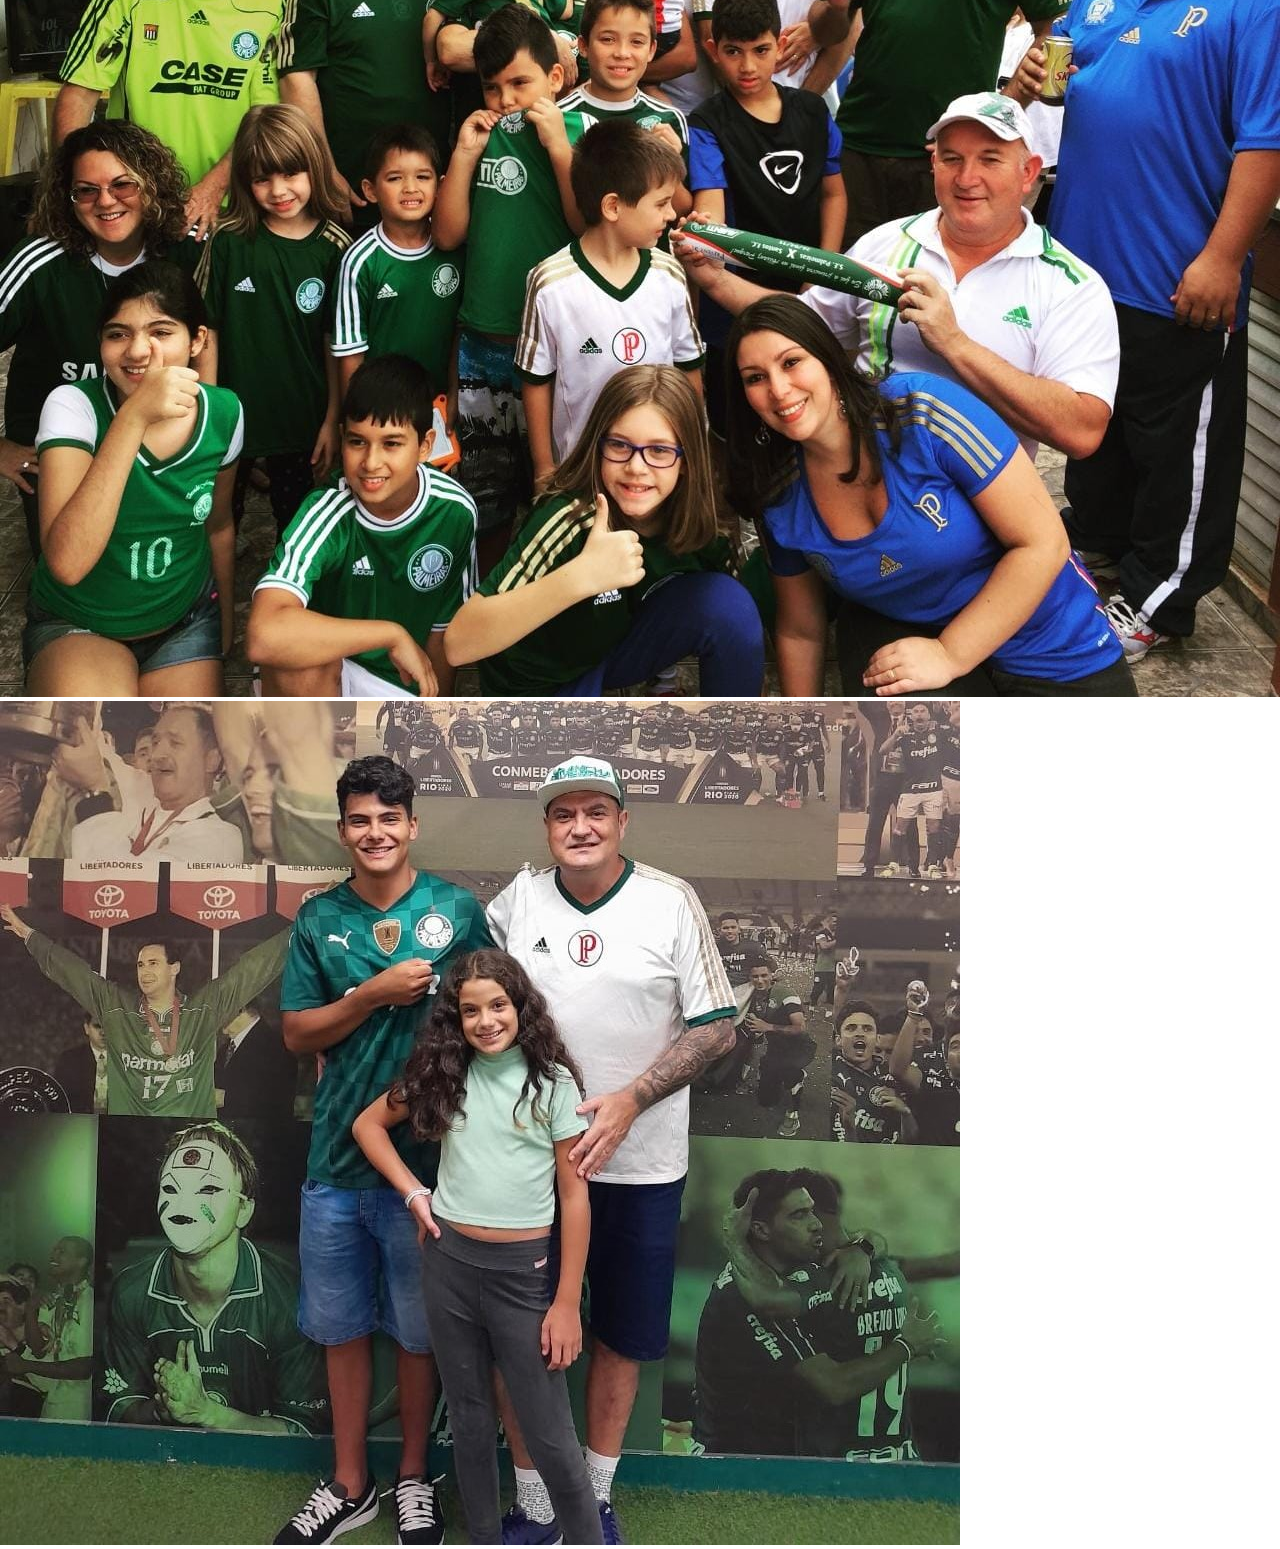
<file: sobre.html>
<!DOCTYPE html>
<html lang="pt-BR">

<head>
    <meta charset="UTF-8">
    <meta name="viewport" content="width=device-width, initial-scale=1.0">
    <title>Home/CoraçãoVerdeBranco</title>
    <link rel="stylesheet" href="i.css">
    <script src="slide.js"defer></script>
</head>

<body>
   <div class="nav">
        <div class="logo">
           Torcida Que Canta e Vibra
        </div>
        <div class="menu">
            <ul>
                <li><a href="index.html">Home</a></li>
                <li><a href="sobre.html" class="active">Sobre</a></li>
                <li><a href="quiz.html">Quiz</a></li>
                <li><a href="login.html">Login</a></li>
            </ul>

        </div>
    </div>

<div class="container-slider">
        <section class="slider">
            <div class="slider-content">
                <input type="radio" name="btn-radio" id="radio1">
                <input type="radio" name="btn-radio" id="radio2">
                <input type="radio" name="btn-radio" id="radio3">
                <input type="radio" name="btn-radio" id="radio4">
                <input type="radio" name="btn-radio" id="radio5">
                <input type="radio" name="btn-radio" id="radio6">
                <input type="radio" name="btn-radio" id="radio7">
                <input type="radio" name="btn-radio" id="radio8">

                <div class="slide-box primeiro">
                    <img src="images/fake2.jpg" alt="slide 1">
                </div>
                <div class="slide-box">
                    <img src="images/gui.jpeg" alt="slide 2">
                </div>
                <div class="slide-box">
                    <img src="images/impostor.jpeg" alt="slide 3">
                </div>
                <div class="slide-box">
                    <img src="images/manchaas.jpeg" alt="slide 4">
                </div>
                <div class="slide-box">
                    <img src="images/peixe.jpeg" alt="slide 5">
                </div>
                <div class="slide-box">
                    <img src="images/real.jpeg" alt="slide 6">
                </div>
                <div class="slide-box">
                    <img src="images/uma fam.jpeg" alt="slide 7">
                </div>
                <div class="slide-box">
                    <img src="images/us2.jpg" alt="slide 8">
                </div>

                <div class="nav-auto">

                    <div class="auto-btn1"></div>
                    <div class="auto-btn2"></div>
                    <div class="auto-btn3"></div>
                    <div class="auto-btn4"></div>
                  

                </div>

                <div class="nav-manual">

                    <label for="radio1" class="manual-btn"></label>
                    <label for="radio2" class="manual-btn"></label>
                    <label for="radio3" class="manual-btn"></label>
                    <label for="radio4" class="manual-btn"></label>


                </div>


            </div>
        </section>
        </div>
</body>

</html>
</file>
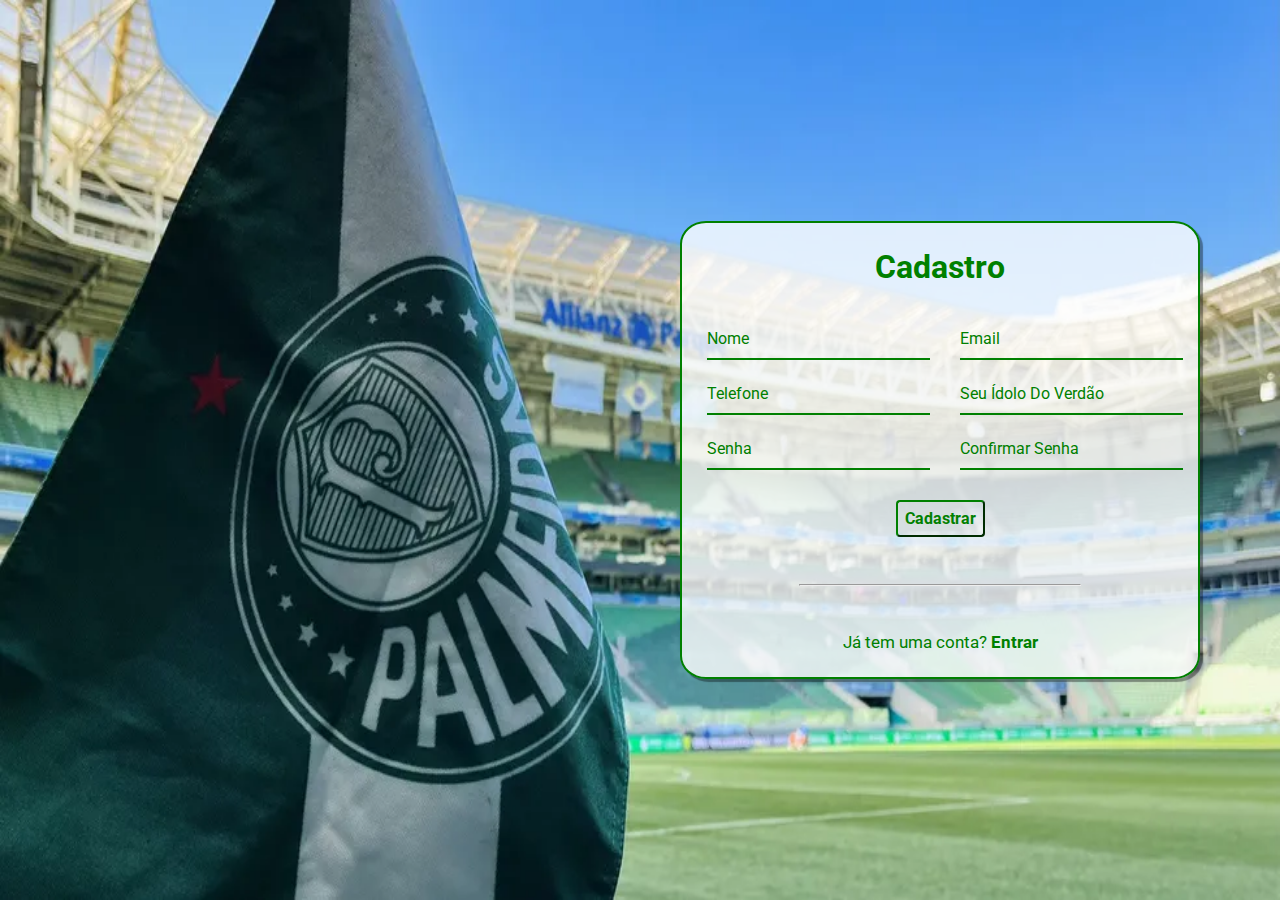
<file: Projeto Individual/cadastro.html>
<!DOCTYPE html>
<html lang="en">

<head>
    <meta charset="UTF-8">
    <meta name="viewport" content="width=device-width, initial-scale=1.0">
    <title>CoraçãoVerdeBranco/Login</title>
    <link rel="stylesheet" href="style.css">
</head>

<body>
    <div class="container">
        <div class="card2">
            <h1>Cadastro</h1>
            <div class="formulario">
                <div class="coluna">
                    <div class="label-float">
                        <input type="text" id="nome" placeholder="">
                        <label for="nome">Nome</label>
                    </div>
                    <div class="label-float">
                        <input type="tel" id="telefone" placeholder="">
                        <label for="telefone">Telefone</label>
                    </div>
                    <div class="label-float">
                        <input type="password" id="senha" placeholder="">
                        <label for="senha">Senha</label>
                    </div>
                </div>

                <div class="coluna">
                    <div class="label-float">
                        <input type="email" id="email" placeholder="">
                        <label for="email">Email</label>
                    </div>
                    <div class="label-float">
                        <input type="text" id="jogador" placeholder="">
                        <label for="jogador">Seu Ídolo Do Verdão</label>
                    </div>
                    <div class="label-float">
                        <input type="password" id="confirmarSenha" placeholder="">
                        <label for="confirmarSenha">Confirmar Senha</label>
                    </div>
                </div>
            </div>
            <div class="justify-center">
                <button>Cadastrar</button>
            </div>
            <div class="justify-center">
                <hr>
            </div>
            <p>Já tem uma conta?<a href="login.html"> Entrar</a></p>
        </div>
    </div>

</body>

</html>
</file>
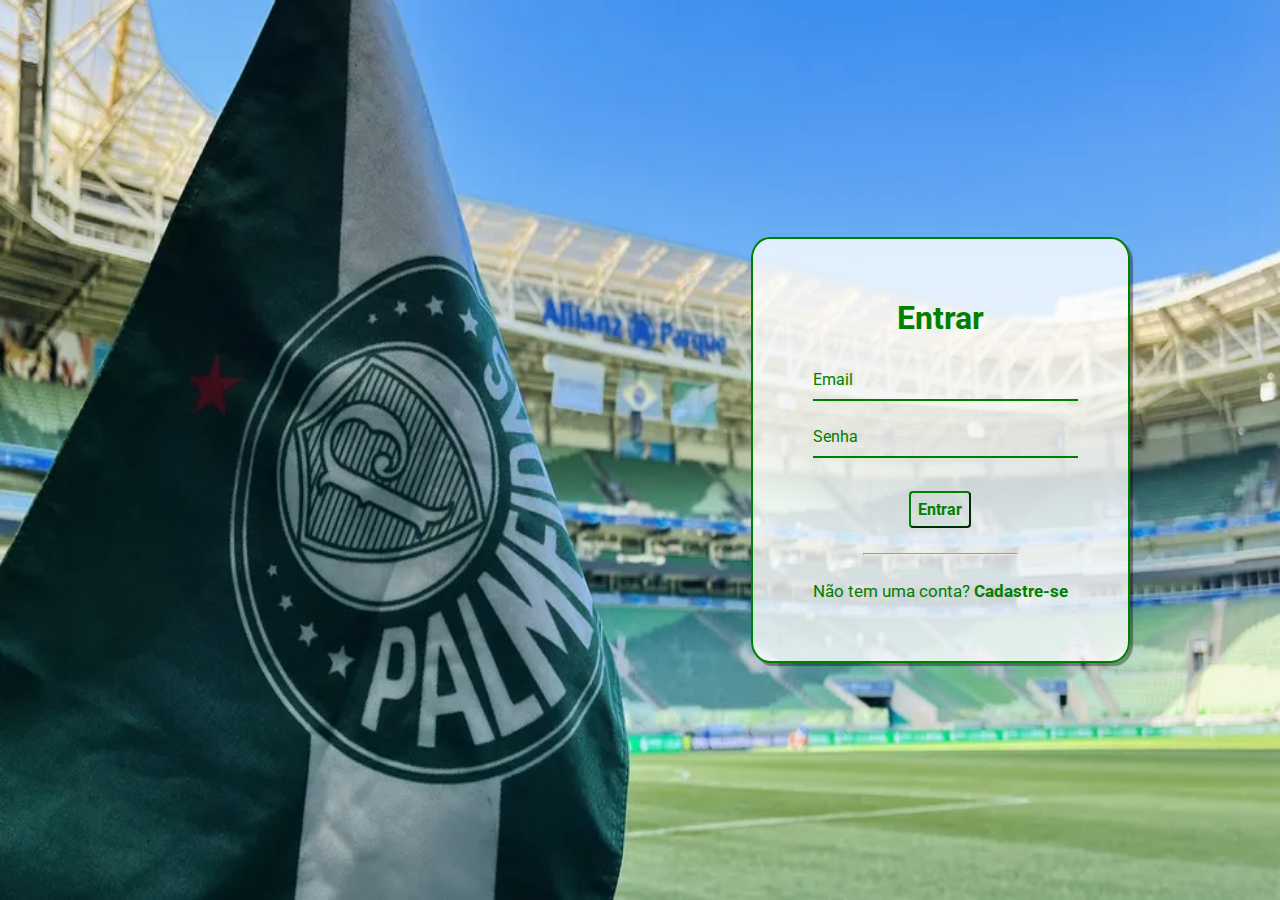
<file: Projeto Individual/login.html>
<!DOCTYPE html>
<html lang="en">

<head>
    <meta charset="UTF-8">
    <meta name="viewport" content="width=device-width, initial-scale=1.0">
    <title>CoraçãoVerdeBranco/Login</title>
    <link rel="stylesheet" href="style.css">
</head>

<body>
    <div class="container">
        <div class="card">
            <h1>Entrar
            </h1>
            <div class="label-float">
                <input type="text" id="email" placeholder="">
                <label for="email">Email</label>
            </div>
            <div class="label-float">
                <input type="password" id="senha" placeholder="">
                <label for="senha">Senha</label>
            </div>
            <div class="justify-center">
                <button>Entrar</button>
            </div>
            <div class="justify-center">
                <hr>
            </div>
            <p>Não tem uma conta?<a href="cadastro.html"> Cadastre-se</a></p>
        </div>
    </div>
</body>

</html>
</file>
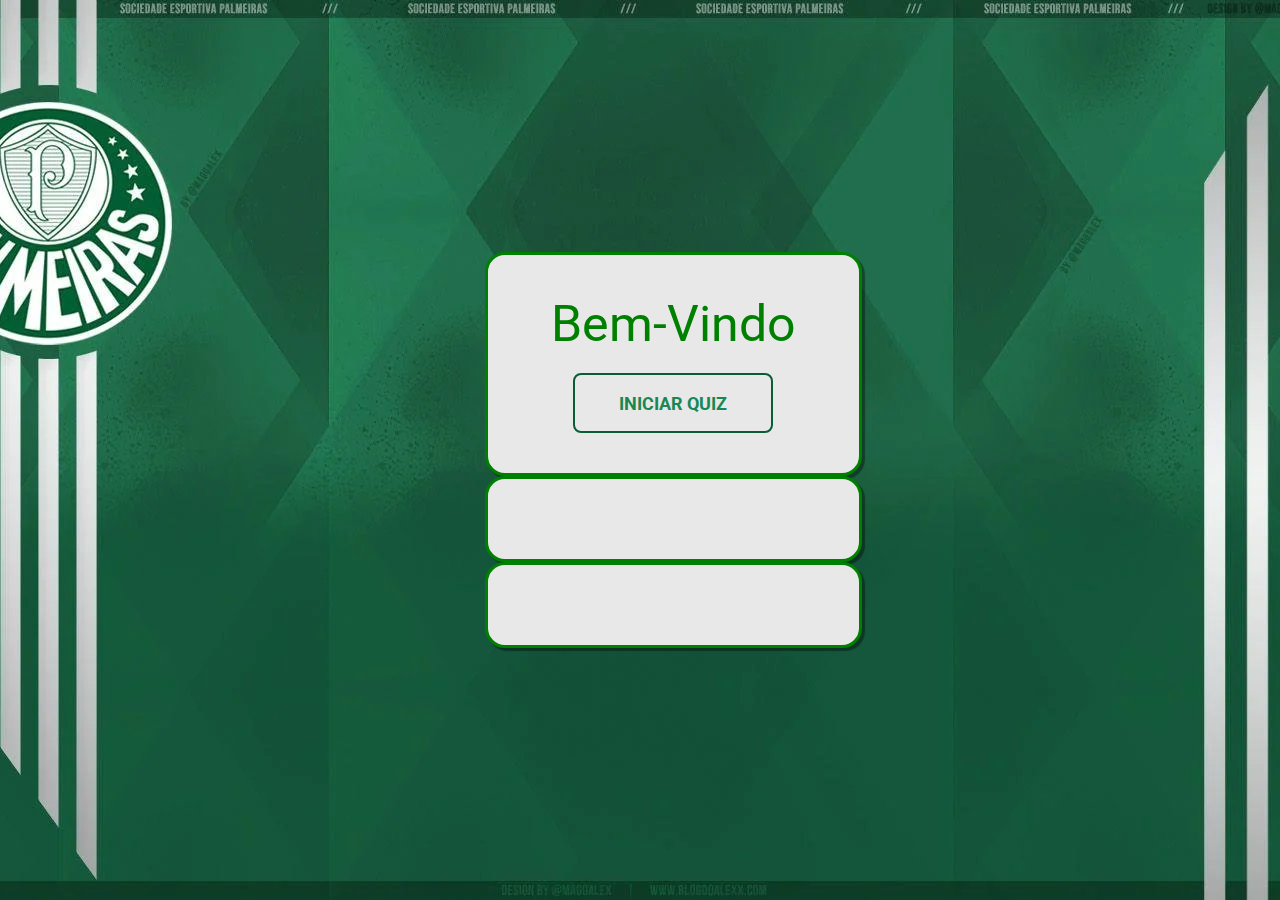
<file: Projeto Individual/quiz.html>
<!DOCTYPE html>
<html lang="en">

<head>
    <meta charset="UTF-8">
    <meta name="viewport" content="width=device-width, initial-scale=1.0">
    <title>CoraçãoVerdeBranco/Quiz</title>
    <link rel="stylesheet" href="quiztyle.css">
</head>
<body onload="onloadEsconder()">
    <div class="container">
        <div class="card">
            <div class="p">Bem-Vindo</div>
            <button id="btnIniciarQuiz" onclick="iniciarQuiz()">INICIAR QUIZ</button>
        </div>
    <!-- resto do conteúdo permanece igual... -->
     <div class="card2">
<div id="jogo" class="width-fit-content flex-colunar border-secondary">
        <div id="infoQuestao">
            <span>Questão atual: <span id="spanNumeroDaQuestaoAtual"></span> de <span id="qtdQuestoes"></span>
                questões.</span><br><br>
        </div>

        <div id="perguntaDaQuestaoAtual">
            <span id="spanQuestaoExibida" class="text-bold"></span><br><br>
        </div>

        <div id="infoAlternativas">
            <span><em>Escolha uma opção dentre as abaixo:</em></span><br><br>
        </div>

        <div id="opcoes">
            <div>
                <input type="radio" id="primeiraOpcao" name="option" value="alternativaA">
                <label for="primeiraOpcao" id="labelOpcaoUm"></label>
            </div>
            <div>
                <input type="radio" id="segundaOpcao" name="option" value="alternativaB">
                <label for="segundaOpcao" id="labelOpcaoDois"></label>
            </div>
            <div>
                <input type="radio" id="terceiraOpcao" name="option" value="alternativaC">
                <label for="terceiraOpcao" id="labelOpcaoTres"></label>
            </div>
            <div>
                <input type="radio" id="quartaOpcao" name="option" value="alternativaD">
                <label for="quartaOpcao" id="labelOpcaoQuatro"></label><br><br>
            </div>
        </div>

        <div class="justify-center">
            <hr><br>
        </div>

        <div id="botoes">
            <button onclick="submeter()" id="btnSubmeter">Submeter resposta</button>
            <button onclick="avancar()" id="btnProx" disabled>Avançar</button>
            <button onclick="tentarNovamente()" id="btnTentarNovamente">Tentar novamente</button>
        </div>
    </div>
    </div>
<div class="card3"></div>
    <div id="pontuacao">
        <h3>Resultado Final:</h3>
        <p id="msgFinal"></p>
        <p>Acertos: <span id="spanCertas"></span></p>
        <p>Erros: <span id="spanErradas"></span></p>
    </div>
    </div>
    </div>
</body>

</html>

<script>
    const listaDeQuestoes = [

        {
            pergunta: "Qual era o nome original do clube?",
            alternativaA: "Palmeiras Futebol Clube",
            alternativaB: "Palestra Itália",
            alternativaC: "Palmeiras Itália",
            alternativaD: "Palestra de São Paulo",
            alternativaCorreta: "alternativaB"
        },

        {
            pergunta: "Qual a data de fundação do Palmeiras?",
            alternativaA: "26-08-1914",
            alternativaB: "24-08-1914",
            alternativaC: "26-06-1917",
            alternativaD: "24-04-1910",
            alternativaCorreta: "alternativaA"
        },

        {
            pergunta: "Qual o nome da principal torcida organizada do Palmeiras?",
            alternativaA: "Máfia Verde",
            alternativaB: "Império Verde",
            alternativaC: "Mancha Alvi-Verde",
            alternativaD: "Esquadrão Alvi-Verde",
            alternativaCorreta: "alternativaC"
        },
        {
            pergunta: "Qual foi o ano do primeiro título da Libertadores conquistado pelo Palmeiras?",
            alternativaA: "1999",
            alternativaB: "2021",
            alternativaC: "2000",
            alternativaD: "1993",
            alternativaCorreta: "alternativaA"
        },
        {
            pergunta: "Qual foi a campanha histórica do Palmeiras que ficou conhecida como 'Arrancada Heroica'?",
            alternativaA: "Torneio Internacional de Clubes 1951",
            alternativaB: "Libertadores 1999",
            alternativaC: "Paulistão 1993",
            alternativaD: "Paulistão 1942",
            alternativaCorreta: "alternativaD"
        },
        {
            pergunta: "Como é chamado o clássico confronto entre Palmeiras e Santos?",
            alternativaA: "Majestoso",
            alternativaB: "Clássico da Saudade",
            alternativaC: "Choque-Rei",
            alternativaD: "Derby Paulista",
            alternativaCorreta: "alternativaB"
        },
        {
            pergunta: "Qual jogador é o maior artilheiro da história do Palmeiras?",
            alternativaA: "Heitor",
            alternativaB: "Ademir da Guia",
            alternativaC: "Evair",
            alternativaD: "Dudu",
            alternativaCorreta: "alternativaA"
        },
        {
            pergunta: "Qual jogador fez o 'gol decisivo' na libertadores 2020?",
            alternativaA: "Raphael Veiga",
            alternativaB: "Deyverson",
            alternativaC: "Patrick de Paula",
            alternativaD: "Brenno Lopes",
            alternativaCorreta: "alternativaD"
        },
        {
            pergunta: "Qual foi a frase dita após não deixarem o nome continuar Palestra Itália?",
            alternativaA: "Avanti Palestra",
            alternativaB: "Se não podemos ser Palestra, seremos Palmeiras",
            alternativaC: "De Palestra a Palmeiras",
            alternativaD: "Cabeça fria, Coração Quente",
            alternativaCorreta: "alternativaB"
        },
        {
            pergunta: "Qual foi o primeiro mascote oficial do Palmeiras?",
            alternativaA: "Porco Gobatto",
            alternativaB: "Mancha Verde",
            alternativaC: "Papagaio",
            alternativaD: "Periquito",
            alternativaCorreta: "alternativaD"
        },
        {
            pergunta: "O Palmeiras foi o único clube na história a representar a Seleção Brasileira, cedendo tanto o elenco quanto a comissão técnica.,<br>contra que páis foi o jogo, e quanto foi?",
            alternativaA: "Brasil 3 x 0 Uruguai",
            alternativaB: "Brasil 2 x 1 Itália",
            alternativaC: "Brasil 3 x 3 Argentina",
            alternativaD: "Brasil 3 x 3 Uruguai",
            alternativaCorreta: "alternativaA"
        },
        {
            pergunta: "Qual jogador do Palmeiras é o recordista de títulos conquistados pelo clube",
            alternativaA: "Marcos",
            alternativaB: "G.Gómez",
            alternativaC: "Ademir da Guia",
            alternativaD: "Dudu",
            alternativaCorreta: "alternativaD"
        },
        {
            pergunta: "Qual foi a maior goleada da história do Palmeiras sobre o maior rival?",
            alternativaA: "6x0",
            alternativaB: "7x1",
            alternativaC: "8x0",
            alternativaD: "5x1",
            alternativaCorreta: "alternativaC"
        },
        {
            pergunta: "Qual foi o rival europeu que o verdão enfrentou no histórico título do Torneio Internacional de Clubes 1951",
            alternativaA: "Chelsea",
            alternativaB: "Juventus",
            alternativaC: "Real Madrid",
            alternativaD: "Manchester United",
            alternativaCorreta: "alternativaB"
        },
       {
    pergunta: "Quais foram os jogadores que fizeram os gols na histórica vitória de 4x0 contra o seu maior rival, Crédito Para Negativado!",
    alternativaA: "Deyverson e Raphael Veiga",
    alternativaB: "Raphael Veiga e Luiz Adriano",
    alternativaC: "Rony, Luiz Adriano e Raphael Veiga",
    alternativaD: "Rafael Marques e Dudu",
    alternativaCorreta: "alternativaB"
}

    ]

    // variáveis globais    
    let numeroDaQuestaoAtual = 0
    let pontuacaoFinal = 0
    let tentativaIncorreta = 0
    let certas = 0
    let erradas = 0
    let quantidadeDeQuestoes = listaDeQuestoes.length
    // let isUltima = numeroDaQuestaoAtual == quantidadeDeQuestoes-1 ? true : false
function submeter() {
    // Seleciona as alternativas e os labels
    const alternativas = document.getElementsByName('option');
    const labels = [
        document.getElementById('labelOpcaoUm'),
        document.getElementById('labelOpcaoDois'),
        document.getElementById('labelOpcaoTres'),
        document.getElementById('labelOpcaoQuatro')
    ];

    let alternativaSelecionada = null;
    for (const alternativa of alternativas) {
        if (alternativa.checked) {
            alternativaSelecionada = alternativa.value;
            break;
        }
    }

    // Verifica se alguma alternativa foi marcada
    if (!alternativaSelecionada) {
        alert("Selecione uma alternativa!");
        return;
    }

    // Recupera a alternativa correta da questão atual
    const alternativaCorreta = listaDeQuestoes[numeroDaQuestaoAtual].alternativaCorreta;

    // Define as cores
    const CORRETA = "#198754"; // Verde
    const INCORRETA = "#ED145B"; // Vermelho

    // Verifica qual é a alternativa correta e marca as cores
    alternativas.forEach((alt, index) => {
        labels[index].style.color = (alt.value === alternativaCorreta) ? CORRETA : INCORRETA;
    });

    // Contabiliza acertos e erros
    if (alternativaSelecionada === alternativaCorreta) {
        certas++;
    } else {
        erradas++;
    }

    // Habilita o botão para avançar e desabilita o de submeter
    document.getElementById('btnSubmeter').disabled = true;
    document.getElementById('btnProx').disabled = false;

    // Desabilita as alternativas para não mudar após submeter
    alternativas.forEach((alt) => alt.disabled = true);
}

function avancar() {
    // Verifica se o botão de avançar está habilitado
    const botaoAvancar = document.getElementById('btnProx');

    // Seleciona as alternativas
    const alternativas = document.getElementsByName('option');

    // Verifica se alguma alternativa foi selecionada
    let algumaSelecionada = false;
    alternativas.forEach((alt) => {
        if (alt.checked) {
            algumaSelecionada = true;
        }
    });

    // Se não tiver selecionado nenhuma, mostra alerta e para a execução
    if (!algumaSelecionada) {
        alert("Você precisa selecionar uma alternativa para avançar!");
        return;
    }

    // Se o botão não está habilitado, mostra um alerta e para a execução
    if (botaoAvancar.disabled) {
        alert("Você precisa submeter a resposta antes de avançar!");
        return;
    }

    // Verifica se é a última questão
    if (numeroDaQuestaoAtual >= listaDeQuestoes.length - 1) {
        finalizarJogo();
        return;
    }

    // Avança para a próxima questão
    numeroDaQuestaoAtual++;
    preencherHTMLcomQuestaoAtual(numeroDaQuestaoAtual);

    // Reseta as alternativas e desabilita o botão de avançar
    alternativas.forEach((alt) => {
        alt.checked = false;
        alt.disabled = false;
    });

    // Reseta a cor das alternativas
    const labels = [
        document.getElementById('labelOpcaoUm'),
        document.getElementById('labelOpcaoDois'),
        document.getElementById('labelOpcaoTres'),
        document.getElementById('labelOpcaoQuatro')
    ];

    labels.forEach((label) => label.style.color = "initial");

    document.getElementById('btnSubmeter').disabled = false;
    document.getElementById('btnProx').disabled = true;
}



    function onloadEsconder() {
    document.getElementById('pontuacao').style.display = "none";
    document.getElementById('jogo').style.display = "none";
}

function iniciarQuiz() {
    document.getElementById('jogo').style.display = "block";
    document.getElementById('btnIniciarQuiz').style.display = "none";
    document.getElementById('qtdQuestoes').innerHTML = listaDeQuestoes.length;

    preencherHTMLcomQuestaoAtual(0);

    document.getElementById('btnSubmeter').disabled = false;
    document.getElementById('btnProx').disabled = true;
    document.getElementById('btnTentarNovamente').disabled = true;
}

function preencherHTMLcomQuestaoAtual(indice) {
    const questao = listaDeQuestoes[indice];
    document.getElementById('spanNumeroDaQuestaoAtual').innerText = indice + 1;
    document.getElementById('spanQuestaoExibida').innerText = questao.pergunta;
    document.getElementById('labelOpcaoUm').innerText = questao.alternativaA;
    document.getElementById('labelOpcaoDois').innerText = questao.alternativaB;
    document.getElementById('labelOpcaoTres').innerText = questao.alternativaC;
    document.getElementById('labelOpcaoQuatro').innerText = questao.alternativaD;
}

function finalizarJogo() {
    let textoParaMensagemFinal = null;
    const porcentagemFinalDeAcertos = (certas / listaDeQuestoes.length) * 100;
    let imagemResultado = ""; // Caminho da imagem

    // Adicionando as mensagens e as imagens para cada faixa de acertos
    if (porcentagemFinalDeAcertos <= 30) {
        textoParaMensagemFinal = "Parece que você não estudou...";
        imagemResultado = "images/triste.jpg";  // Caminho para imagem de baixa pontuação
    } else if (porcentagemFinalDeAcertos > 30 && porcentagemFinalDeAcertos < 90) {
        textoParaMensagemFinal = "Pode melhorar na próxima, hein!";
        imagemResultado = "images/seina.jpg";  // Caminho para imagem de pontuação média
    } else {
        textoParaMensagemFinal = "Parabéns, você mandou muito bem!";
        imagemResultado = "images/feliz.jpg";  // Caminho para imagem de boa pontuação
    }

    // Exibindo a mensagem final
    document.getElementById('msgFinal').innerText = textoParaMensagemFinal;
    
    // Exibindo a imagem de resultado
    const imgElemento = document.createElement('img');
    imgElemento.src = imagemResultado;
    imgElemento.alt = "Resultado final";
    imgElemento.style.width = '300px'; // Tamanho da imagem
    document.getElementById('pontuacao').appendChild(imgElemento);

    // Exibindo a pontuação final
    document.getElementById('spanCertas').innerText = certas;
    document.getElementById('spanErradas').innerText = erradas;

    // Mostrando a tela de resultado
    document.getElementById('pontuacao').style.display = "block";
}


function tentarNovamente() {
    // Reseta as variáveis
    numeroDaQuestaoAtual = 0;
    pontuacaoFinal = 0;
    tentativaIncorreta = 0;
    certas = 0;
    erradas = 0;

    // Esconde a pontuação final e o botão de tentar novamente
    document.getElementById('pontuacao').style.display = "none";
    document.getElementById('btnTentarNovamente').style.display = "none";

    // Reinicia o quiz
    iniciarQuiz();
}

</script>
</file>
<file: i.css>
@import url('https://fonts.googleapis.com/css2?family=Roboto:ital,wght@0,100..900;1,100..900&display=swap');
@import url('https://fonts.googleapis.com/css2?family=Nosifer&family=Roboto:ital,wght@0,100..900;1,100..900&display=swap');

* {
    margin: 0;
    padding: 0;
    font-family: 'Roboto', sans-serif;
}

.imagem-lateral.esquerda {
    left: -25px;
    /* Valor negativo para ultrapassar um pouco a borda */
    width: 200px;
    height: auto;
    border-radius: 10px;
    object-fit: cover;
    position: absolute;
    top: 50%;
    transform: translateY(-50%);
    z-index: 1;
}

.imagem-lateral.direita {
    right: -25px;
    /* Valor negativo para ultrapassar um pouco a borda */
    width: 200px;
    height: auto;
    border-radius: 10px;
    object-fit: cover;
    position: absolute;
    top: 50%;
    transform: translateY(-50%);
    z-index: 1;
}

.footer-container {
    display: flex;
    justify-content: space-around;
    align-items: flex-start;
    max-width: 1200px;
    margin: 0 auto;
    gap: 40px;
}

.footer-section h3 {
    margin-bottom: 10px;
    color: white;
}

.footer-section a {
    color: white;
    text-decoration: none;
    margin-right: 5px;
    transition: color 0.3s;
}

.footer-section a:hover {
    color: white;
}

.footer-bottom {
    text-align: center;
    margin-top: 20px;
    border-top: 1px solid white;
    padding-top: 10px;
    font-size: 14px;
}

header div.chamando {
    position: absolute;
    width: 80%;
    height: 300px;
    text-align: center;
    top: 60%;
    left: 50%;
    transform: translate(-50%, -50%);
    background-color: rgba(255, 255, 255, 0.8);
    border: 2px solid green;
}

header div.chamando h1 {
    color: green;
    font-size: 45px;
    font-family: "Nosifer", sans-serif;
    font-weight: 400;
    font-style: normal;
}

header div.chamando h2 {
    color: red;
    margin-bottom: 40px;
    font-size: 30px;
    font-family: "Nosifer", sans-serif;
    font-weight: 400;
    font-style: normal;
}

div.chamando a {
    font-size: max(16px, 1.8vw);
    color: white;
    text-decoration: none;
    padding: 20px 80px;
    border-radius: 50px;
    font-weight: 600;
    background: green;
    display: inline-block;
    transition: all .4s ease-out;
    font-family: "Poppins", sans-serif;
}

div.chamando a:hover {
    color: green;
    background-color: rgba(255, 255, 255, 0.445);
}

body {
    background-repeat: no-repeat;
    background-position: center;
    background-attachment: fixed;
    background-image: url(images/torcida_13.jpg);
    background-size: 100% 100%;
    min-height: 100vh;
    display: flex;
    flex-direction: column;
}

main {
    flex: 1 0 auto;
    /* Garante que o conteúdo ocupe o espaço antes do footer */
    min-height: 100vh;
    /* Força o main a ocupar pelo menos a altura da tela */
}

footer {
    background-color: #006400;
    color: white;
    padding: 10px 20px;
    position: relative;
    z-index: 1;
    box-shadow: 0 2px 5px rgba(255, 255, 255, 0.836);
}


header {
    background-color: #006400;
    padding: 10px 20px;
    color: white;
    box-shadow: 0 2px 5px rgba(255, 255, 255, 0.836);
}

.header-container {
    display: flex;
    justify-content: space-between;
    align-items: center;
    max-width: 1200px;
    margin: 0 auto;
}

.vibra {
    color: white;
    font-size: 25px;
    margin-bottom: 0;
    font-family: "Nosifer", sans-serif;
    font-weight: 400;
    font-style: normal;
}

.logo {
    height: 70px;
}

nav ul {
    list-style: none;
    display: flex;
    gap: 30px;
    padding-top: 5px;
    /* Espaço superior */
    padding-bottom: 5px;
    /* Espaço inferior */
    display: flex;
    align-items: center;
}

nav ul li a {
    color: white;
    text-decoration: none;
    font-weight: bold;
    transition: color 0.3s ease;
}

nav ul li a:hover {
    color: #ED145B;
}
</file>
<file: public/marcao.css>
@import url('https://fonts.googleapis.com/css2?family=Nosifer&family=Roboto:wght@100..900&display=swap');

* {
    margin: 0;
    padding: 0;
}

body {
    font-family: 'Roboto', sans-serif;
}

.banner {
    width: 100%;
    height: 100vh;
    background-image: url(images/selfiee.jpg);
    background-size: cover;
    position: relative;
}

.banner-txt button a {
    color: inherit;
    text-decoration: none;
    display: block;

}

.nav {
    width: 1100px;
    height: 100px;
    display: flex;
    justify-content: space-between;
    align-items: center;
    position: fixed;
    top: 0;
    left: 50%;
    transform: translate(-50%);
    z-index: 9;
}

.nav .logo {
    font-size: 35px;
    font-weight: 400;
    text-transform: uppercase;
    color: rgb(255, 255, 255);
    letter-spacing: 1.5px;
    margin-left: -170px;


}

.nav .menu {
    width: 45%;
    margin-left: 200px;
}

.nav .menu ul {
    display: flex;
    align-items: center;
    justify-content: space-between;
}

.nav .menu ul li {
    list-style: none;
}

.nav .menu ul li a {
    font-size: 15px;
    font-weight: 600;
    text-transform: uppercase;
    letter-spacing: 1.5px;
    color: white;
    text-decoration: none;
}

.nav .menu .active {
    color: red;
}

.banner-clip-path {
    position: absolute;
    width: 100%;
    height: 100%;
    clip-path: polygon(0 0, 25% 0, 50% 100%, 0 100%);
    background-image: url(images/logi.webp);
    background-size: cover;
    z-index: 7;
    background-color: rgb(0, 44, 0);
    background-size: 400px;
    background-repeat: no-repeat;
    background-position: 35px 80%;
}

.banner-txt {
    width: 40%;
    position: absolute;
    top: 50%;
    left: 52%;
    text-transform: uppercase;
    font-size: 40px;
    color: white;
    transform: translateY(-50%);
}

.banner-txt button {
    width: 170px;
    height: 40px;
    background-color: rgb(21, 78, 7);
    color: #eee;
    font-size: 14px;
    font-weight: bold;
    text-transform: uppercase;
    letter-spacing: 1.5px;
    border-radius: 10px;
    border: none;
    font-family: 'Roboto', sans-serif;
}

.blog {
    padding: 40px;
    background-color: #f9f9f9;
}

.blog-post {
    display: flex;
    flex-direction: row;
    gap: 20px;
    margin-bottom: 40px;
    background: rgb(255, 255, 255);
    border-radius: 12px;
    padding: 20px;
    box-shadow: 0 0 15px rgba(0, 0, 0, 0.1);
}

.blog-post img {
    width: 300px;
    height: auto;
    border-radius: 12px;
}

.blog-text {
    flex: 1;
}

.blog-text h2 {
    margin: 0;
    color: #ff3300;
    /* sua cor secundaria */
}

.blog-text p {
    margin-top: 10px;
    font-size: 16px;
    color: #08c431;
    /* seu "new-black" */
}

.blog {
    background-color: rgb(0, 44, 0);
}

footer {
    background-color: #054903;
    color: #E8E8E8; /* Branco personalizado */
    padding: 40px 20px 20px;
    font-family: 'Arial', sans-serif;
}

.footer-container {
    display: flex;
    justify-content: space-between;
    flex-wrap: wrap;
    max-width: 1100px;
    margin: 0 auto;
    gap: 20px;
}

.footer-section {
    flex: 1 1 300px;
}

.footer-section h3 {
    font-size: 20px;
    margin-bottom: 10px;
    color: #ff0000; 
}

.footer-section p {
    margin: 5px 0;
    line-height: 1.5;
    color: #ffffff;
}

.footer-bottom {
    text-align: center;
    margin-top: 30px;
    font-size: 12px;
    color: #ffffff;
    border-top: 1px solid #ff0000;
    padding-top: 15px;
}
</file>
<file: style.css>
@import url('https://fonts.googleapis.com/css2?family=Roboto:ital,wght@0,100..900;1,100..900&display=swap');

* {
    margin: 0;
    padding: 0;
    font-family: 'Roboto', sans-serif;
}

body {
    background-color: black;
    background-repeat: no-repeat;
    background-size: cover;
    background-attachment: fixed;
    background-image: url(parmera.webp);
}

.container {
    display: flex;
    justify-content: center;
    align-items: center; 
    width: 100%;
    height: 100vh; 
    margin-top: 0; 
}

.card {
    background-color: rgba(255, 255, 255, 0.8);
    padding: 30px;
    border-radius: 4%;
    box-shadow: 3px 3px 1px 0px #00000060;
    border: 2px solid green;
}

h1 {
    text-align: center;
    margin-bottom: 20px;   
    color: green; 
}

.label-float input {
    width: 100%;
    padding: 5px 5px;
    display: inline-block;
    border: 0;
    border-bottom: 2px solid green;
    background-color: transparent;
    outline: none;
    min-width: 180px;
    font-size: 16px;
    transition: all .3s ease-out;
    border-radius: 0;
}

.label-float {
    position: relative;
    padding-top: 13px;
    margin-top: 5%;
    margin-bottom: 5%;
}

.label-float input:focus {
    border-bottom: 2px solid green;
}

.label-float label {
    color: green;
    pointer-events: none;
    position: absolute;
    top: 0;
    left: 0;
    margin-top: 13px;
    transition: all .3s ease-out;
}

.label-float input:focus + label,
.label-float input:not(:placeholder-shown) + label {
    font-size: 13px;
    margin-top: 0;
    color: green;
}

button {
    background-color: transparent;
    border-color: green;
    color: green;
    padding: 7px;
    font-weight: bold;
    font-size: 12pt;
    margin-top: 20px;
    border-radius: 4px;
    cursor: pointer;
    outline: none;
    transition: all .4s ease-out;
}

button:hover {
    background-color: green;
    color: #fff;
}

.justify-center {
    display: flex;
    justify-content: center;
    border-color: green;
}

hr {
    margin-top: 10%;
    margin-bottom: 10%;
    width: 60%;
}

p {
    color: green;
    font-size: 14pt;
    text-align: center;
}

a {
    color: green;
    font-weight: bold;
    text-decoration: none;
    transition: all .2s ease-out;
}

a:hover {
    color: red;
}
</file>
<file: quiztyle.css>
:root {
    --primary-brand-color: #ED145B;
    --secondary-brand-color: #0762C8;
    --success: #198754;
    --success-dark: #095c36;
    --success-light: #9dd3ba;
    --warning: #ffc107;
    --warning-dark: #705400;
    --warning-light: #fdebb3;
    --danger: #dc3545;
    --danger-dark: #990c19;
    --danger-light: #f0c1c6;
    --new-gray: #CCCCCC;
    --new-black: #212427;
    --new-white: #E8E8E8;
}

body {
        color: var(--new-black);
        background-color: var(--new-white);
        font-family: Verdana, Geneva, Tahoma, sans-serif;
        display: flex;
        justify-content: center;
        align-items: center;
        height: 100vh;
        margin: 0;
        background-image: url(palmeiras.jpg);
    }

    #pontuacaoEJogo {
        display: flex;
        flex-direction: column;
        align-items: center;
        justify-content: center;
        width: 100%;
        max-width: 600px; 
        padding: 20px;
        box-sizing: border-box;
        border-radius: 8px;
        background-color: #fff; 
        box-shadow: 0 4px 8px rgba(0, 0, 0, 0.1);
    }

    #jogo {
        display: flex;
        flex-direction: column;
        width: 100%;
    }

button {
    font-family: monospace;
    font-weight: bold;
}

.flex-colunar {
    display: flex;
    flex-direction: column;
}

.width-fit-content {
    width: fit-content;
}

.border-primary {
    border: 3px solid var(--primary-brand-color);
}

.border-secondary {
    border: 3px solid var(--secondary-brand-color);
}

.padding-8 {
    padding: 8px;
}

.text-bold {
    font-weight: bold;
}

.text-success-with-bg {
    color: var(--success-dark);
    background-color: var(--success-light);
}

.text-warning-with-bg {
    color: var(--warning-dark);
    background-color: var(--warning-light);
}

.text-danger-with-bg {
    color: var(--danger-dark);
    background-color: var(--danger-light);
}

.text-new-gray {
    color: var(--new-gray);
}
</file>
<file: Projeto Individual/style.css>
@import url('https://fonts.googleapis.com/css2?family=Roboto:ital,wght@0,100..900;1,100..900&display=swap');

* {
    margin: 0;
    padding: 0;
    font-family: 'Roboto', sans-serif;
}

body {
    background-repeat: no-repeat;
    background-position: center;
    background-attachment: fixed;
    background-image: url(fze-afpwaaiuyyo.webp);
    background-size: 100% 100%;

}

.container {
    display: flex;
    justify-content: center;
    align-items: center;
    width: 100%;
    height: 100vh;
    margin-top: 0;

}

.card {
    background-color: rgba(255, 255, 255, 0.8);
    padding: 60px;
    border-radius: 5%;
    box-shadow: 3px 3px 1px 0px #00000060;
    border: 2px solid green;
    margin-left: 600px;
}

h1 {
    text-align: center;
    margin-bottom: 20px;
    color: green;
}

.label-float input {
    width: 100%;
    padding: 5px 5px;
    display: inline-block;
    border: 0;
    border-bottom: 2px solid green;
    background-color: transparent;
    outline: none;
    min-width: 180px;
    font-size: 16px;
    transition: all .3s ease-out;
    border-radius: 0;
}

.label-float {
    position: relative;
    padding-top: 13px;
    margin-top: 5%;
    margin-bottom: 5%;
}

.label-float input:focus {
    border-bottom: 2px solid green;
}

.label-float label {
    color: green;
    pointer-events: none;
    position: absolute;
    top: 0;
    left: 0;
    margin-top: 13px;
    transition: all .3s ease-out;
}

.label-float input:focus+label,
.label-float input:not(:placeholder-shown)+label {
    font-size: 13px;
    margin-top: 0;
    color: green;
}

button {
    background-color: transparent;
    border-color: green;
    color: green;
    padding: 7px;
    font-weight: bold;
    font-size: 12pt;
    margin-top: 20px;
    border-radius: 4px;
    cursor: pointer;
    outline: none;
    transition: all .4s ease-out;
}

button:hover {
    background-color: green;
    color: #fff;
}

.justify-center {
    display: flex;
    justify-content: center;
    border-color: green;
}

hr {
    margin-top: 10%;
    margin-bottom: 10%;
    width: 60%;
}

p {
    color: green;
    font-size: 17px;
    text-align: center;
}

a {
    color: green;
    font-weight: bold;
    text-decoration: none;
    transition: all .2s ease-out;
}

a:hover {
    color: red;
}

.formulario {
    display: flex;
    gap: 40px;
    width: 100%;
    margin-top: 0;
       padding: 0;
}

.card2 {
    background-color: rgba(255, 255, 255, 0.8);
    padding: 25px;
    border-radius: 5%;
    box-shadow: 3px 3px 1px 0px #00000060;
    border: 2px solid green;
    margin-left: 600px;
}
</file>
<file: Projeto Individual/quiztyle.css>
@import url('https://fonts.googleapis.com/css2?family=Roboto:wght@400;700&display=swap');

* {
    margin: 0;
    padding: 0;
    font-family: 'Roboto', sans-serif;
}

:root {
    --primary-brand-color: #ED145B;
    --secondary-brand-color: #0762C8;
    --success: #198754;
    --success-dark: #095c36;
    --new-black: #212427;
    --new-white: #E8E8E8;
}

hr {
    margin-top: 10%;
    margin-bottom: 10%;
    width: 300px;
}

#btnIniciarQuiz {
    display: flex;
    justify-content: center;
    align-items: center;
    height: 60px;
    width: 200px;
    background-color: var(--new-white);
    border: 2px solid var(--success-dark);
    color: var(--success);
    font-weight: bold;
    cursor: pointer;
    transition: all .4s ease-out;
    font-size: 18px;
    border-radius: 8px;
}

#btnIniciarQuiz:hover {
    background-color: var(--success);
    color: var(--new-white);
}

#pontuacao,
#btnTentarNovamente {
    display: none;
}

#botoes {
    display: flex;
    justify-content: space-evenly;
    width: 320px;
    margin-top: 20px;
}

#btnSubmeter,
#btnProx,
#btnTentarNovamente {
    height: 50px;
    width: 90px;
    background-color: var(--new-white);
    border: 2px solid var(--success-dark);
    color: var(--success);
    font-weight: bold;
    cursor: pointer;
    transition: all .3s ease-out;
    border-radius: 8px;
}

#btnSubmeter:hover,
#btnProx:hover,
#btnTentarNovamente:hover {
    background-color: var(--success);
    color: var(--new-white);
    border-color: var(--success);
}

#jogo {
    display: none;
}

body {
    display: flex;
    justify-content: center;
    align-items: center;
    height: 100vh;
    background-color: var(--new-white);
    background-image: url(fundo.webp);
    background-size: cover;
    background-position: center;
}

.card {
    background-color: var(--new-white);
    padding: 40px 30px;
    border-radius: 20px;
    box-shadow: 3px 3px 1px 0px #00000060;
    border: 3px solid green;
    display: flex;
    flex-direction: column;
    align-items: center;
    gap: 20px;
    max-width: 600px;
    width: 100%;
}

.card2 {
    background-color: var(--new-white);
    padding: 40px 30px;
    border-radius: 20px;
    box-shadow: 3px 3px 1px 0px #00000060;
    border: 3px solid green;
    display: flex;
    flex-direction: column;
    align-items: center;
    gap: 20px;
    max-width: 600px;
    width: 100%;
}

.card3 {
    background-color: var(--new-white);
    padding: 40px 30px;
    border-radius: 20px;
    box-shadow: 3px 3px 1px 0px #00000060;
    border: 3px solid green;
    display: flex;
    flex-direction: column;
    align-items: center;
    gap: 20px;
    max-width: 600px;
    width: 100%;
}

.p {
    color: green;
    font-size: 50px;
    text-align: center;
}
</file>
